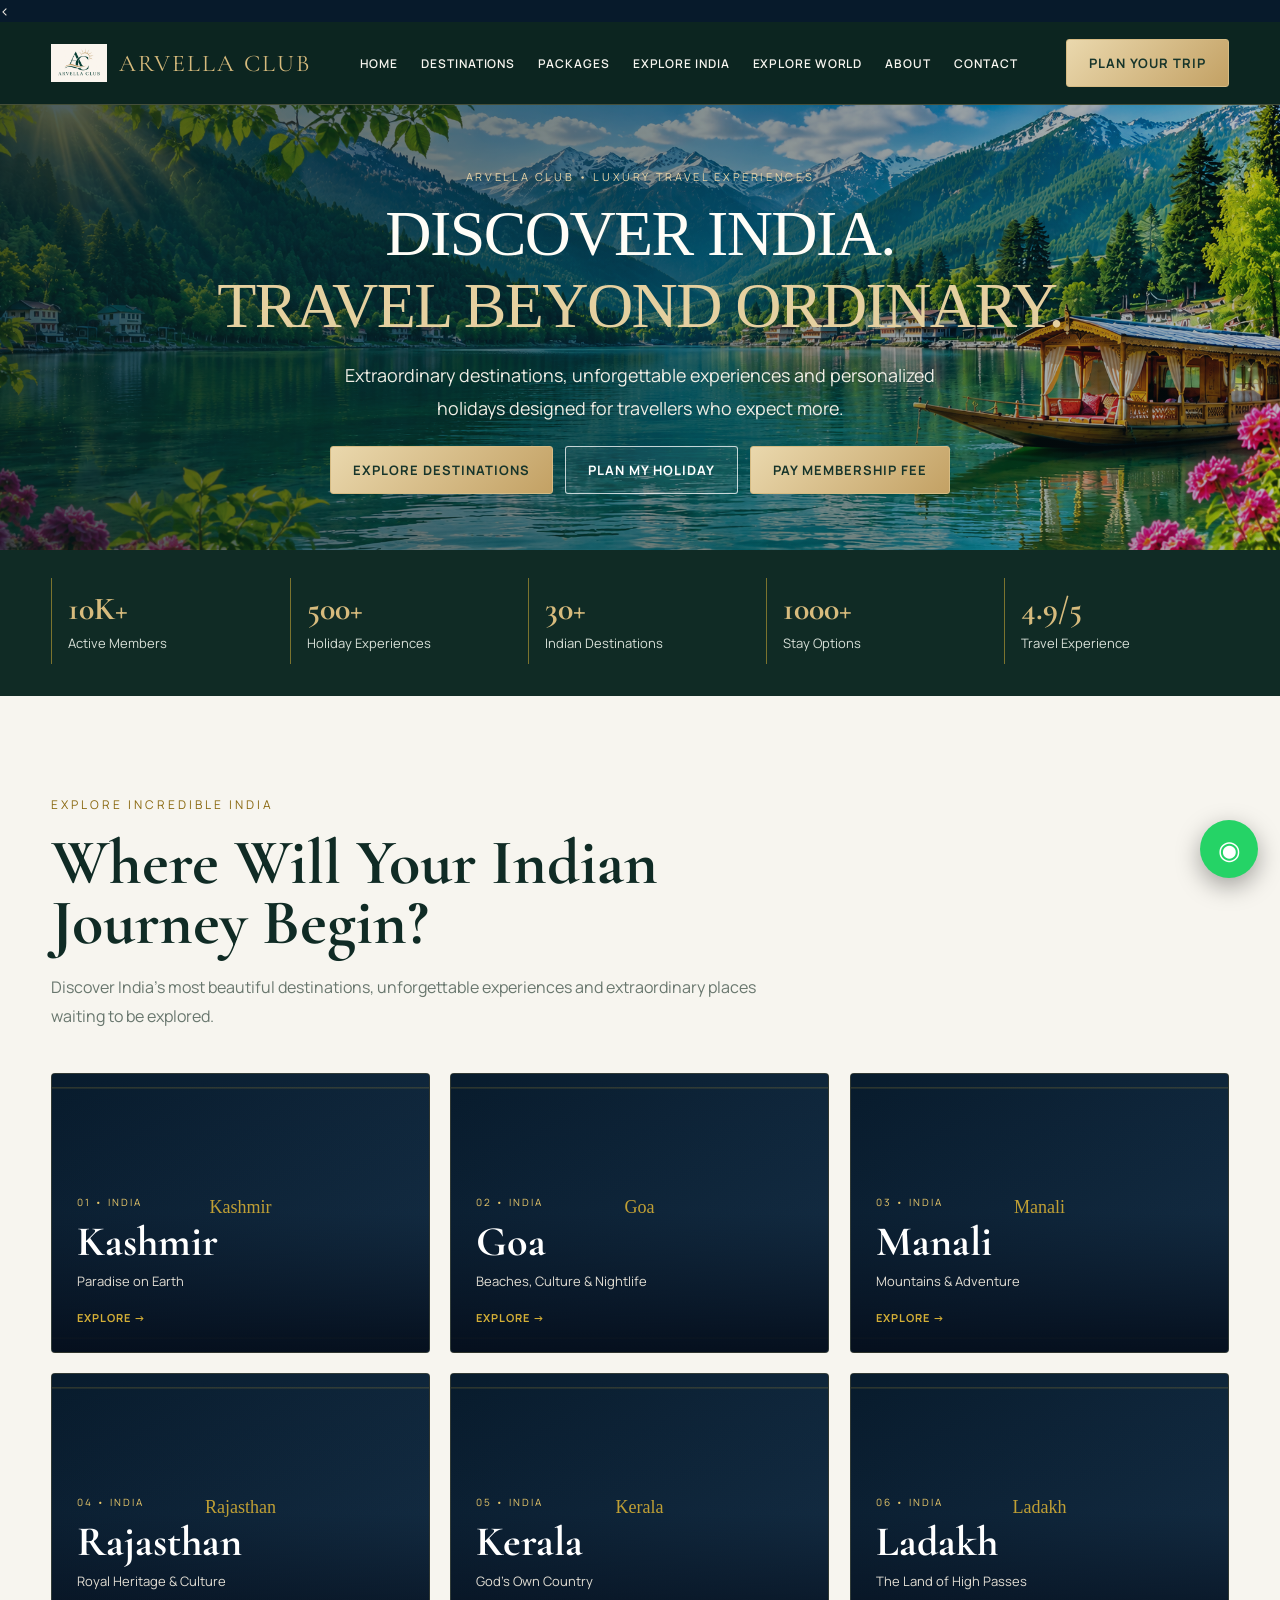
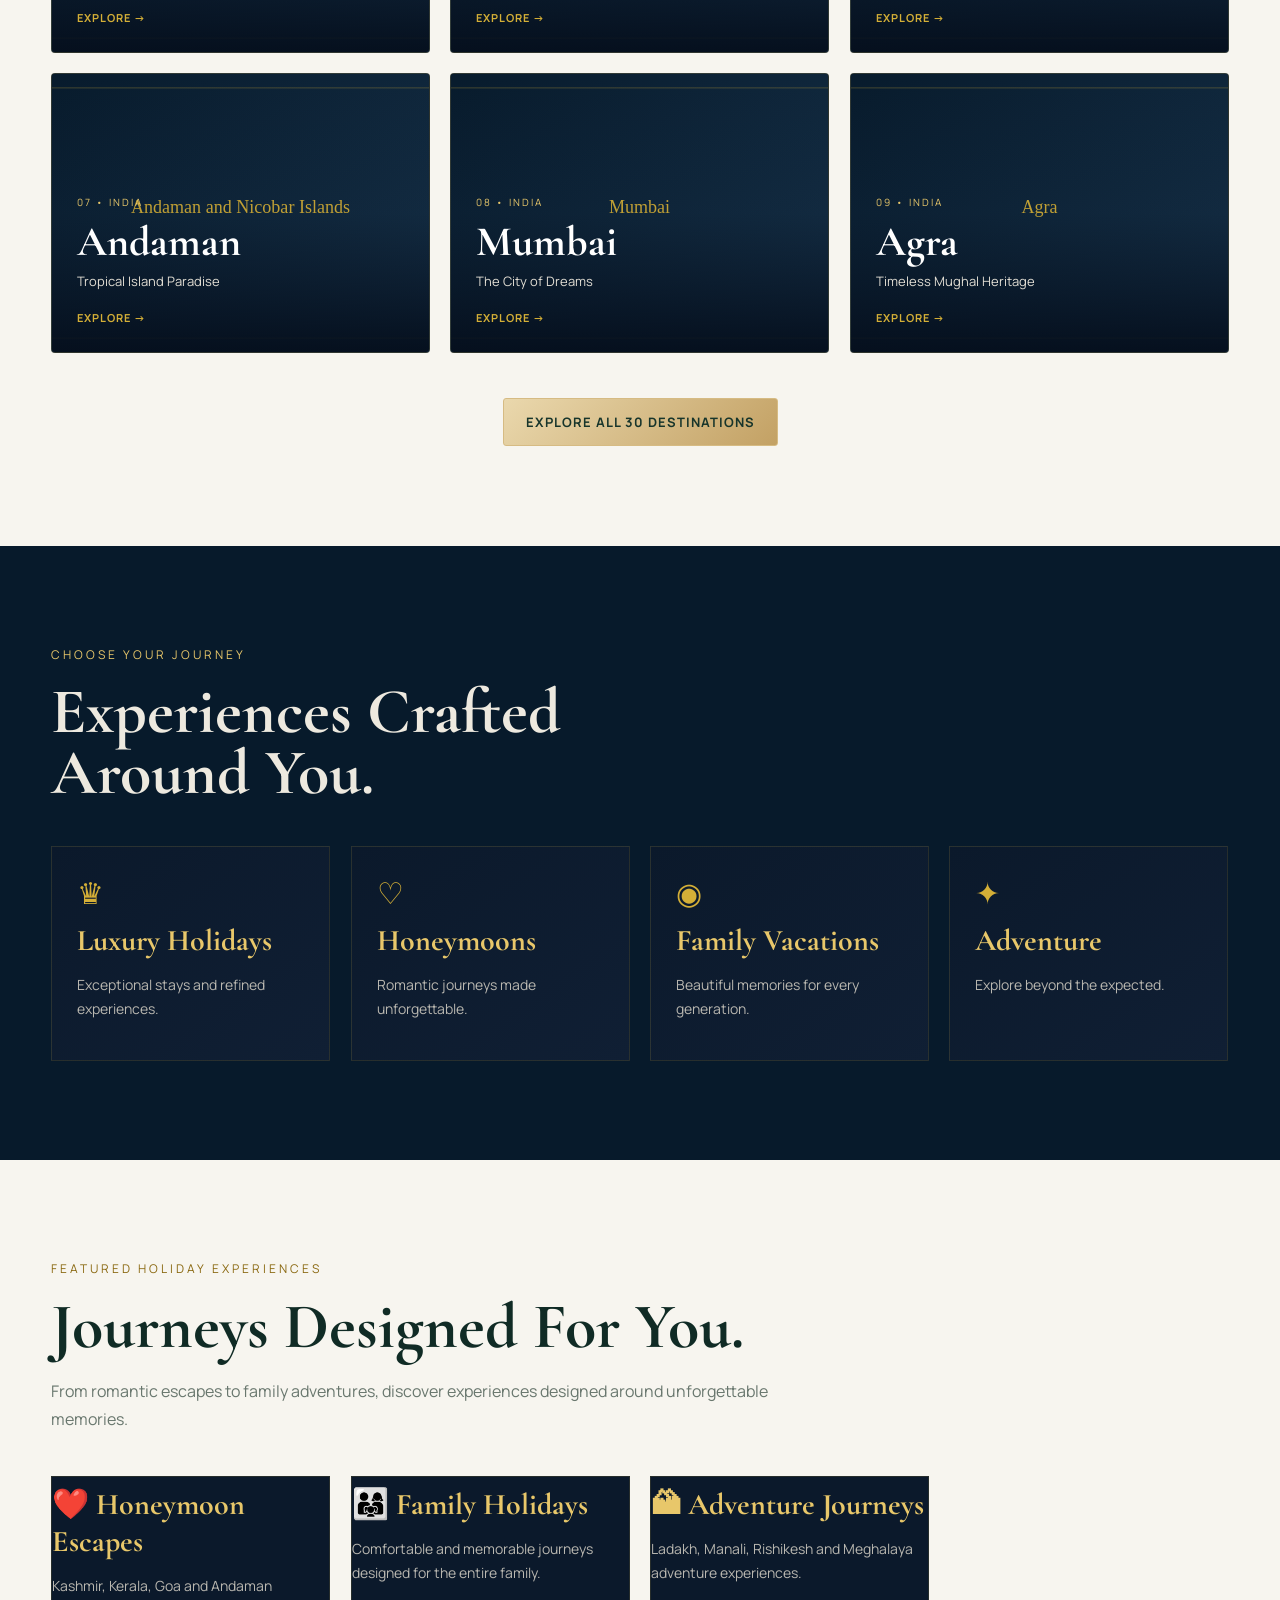
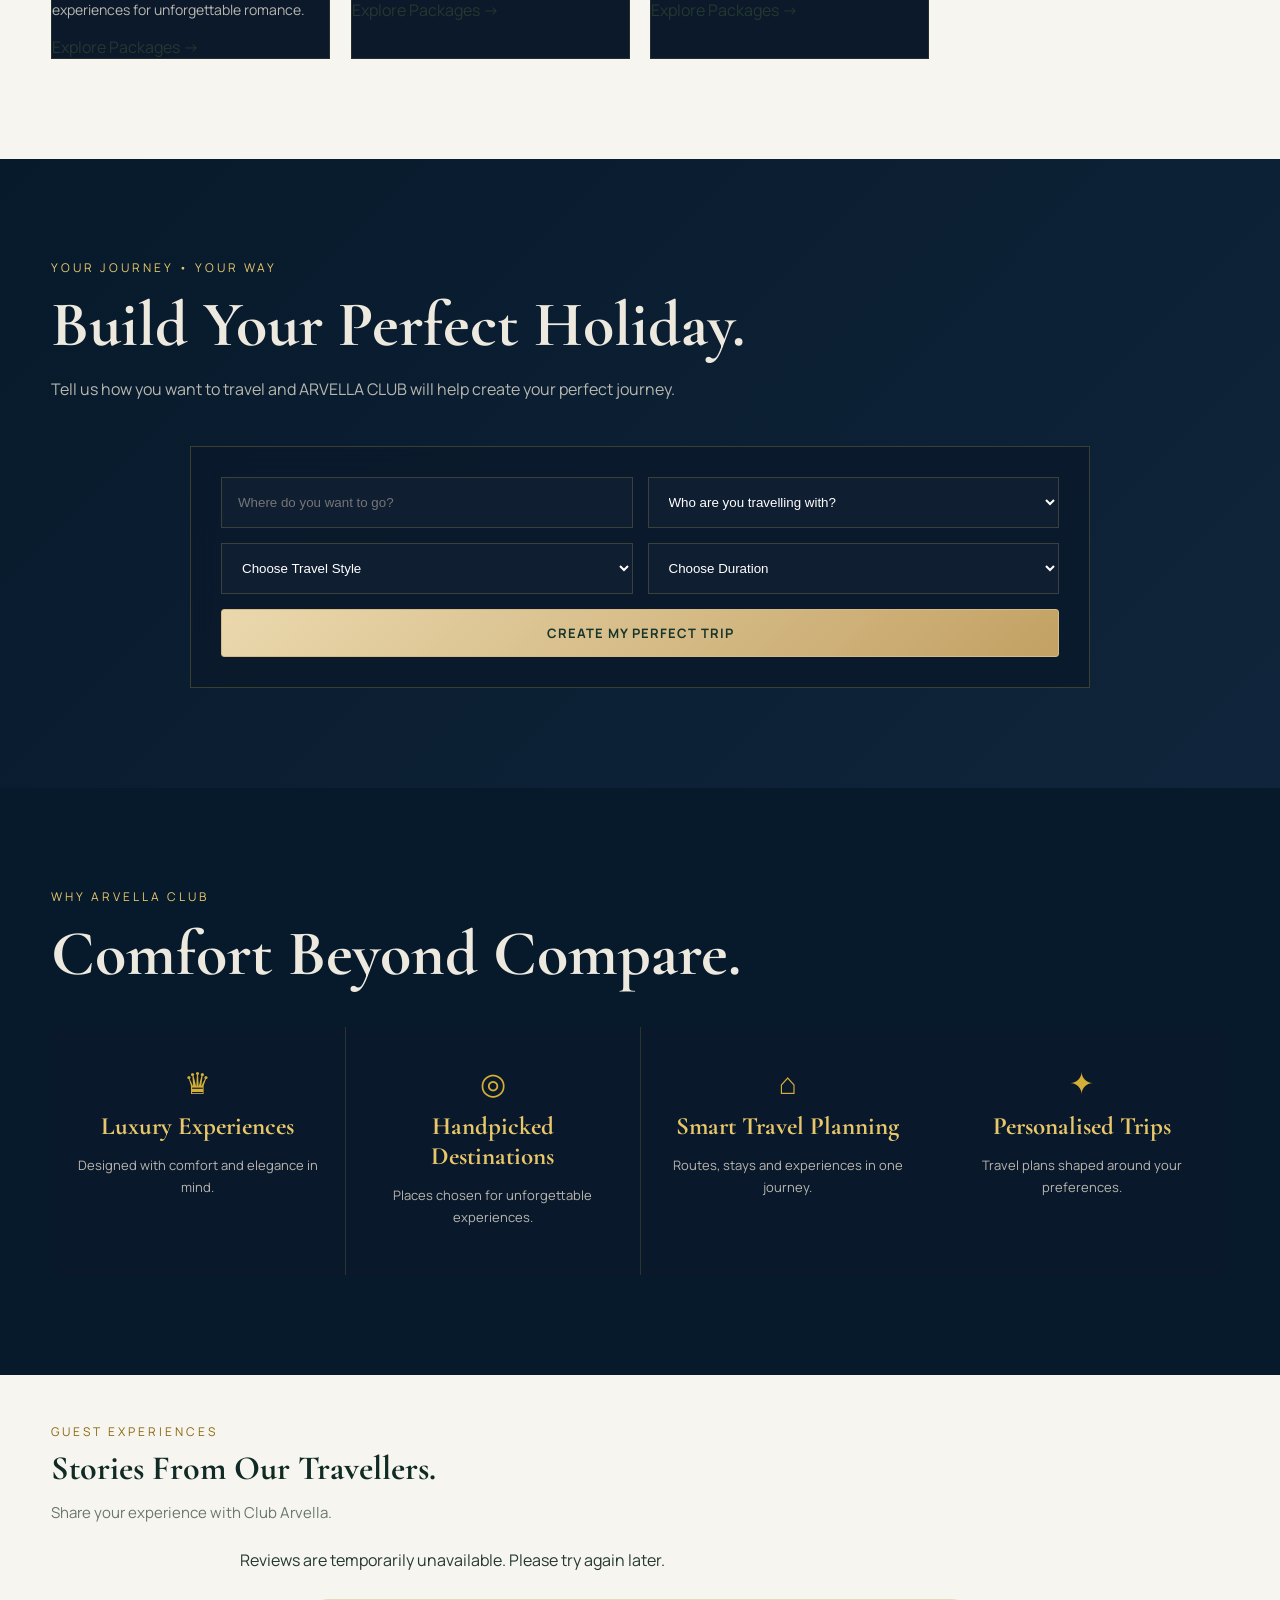
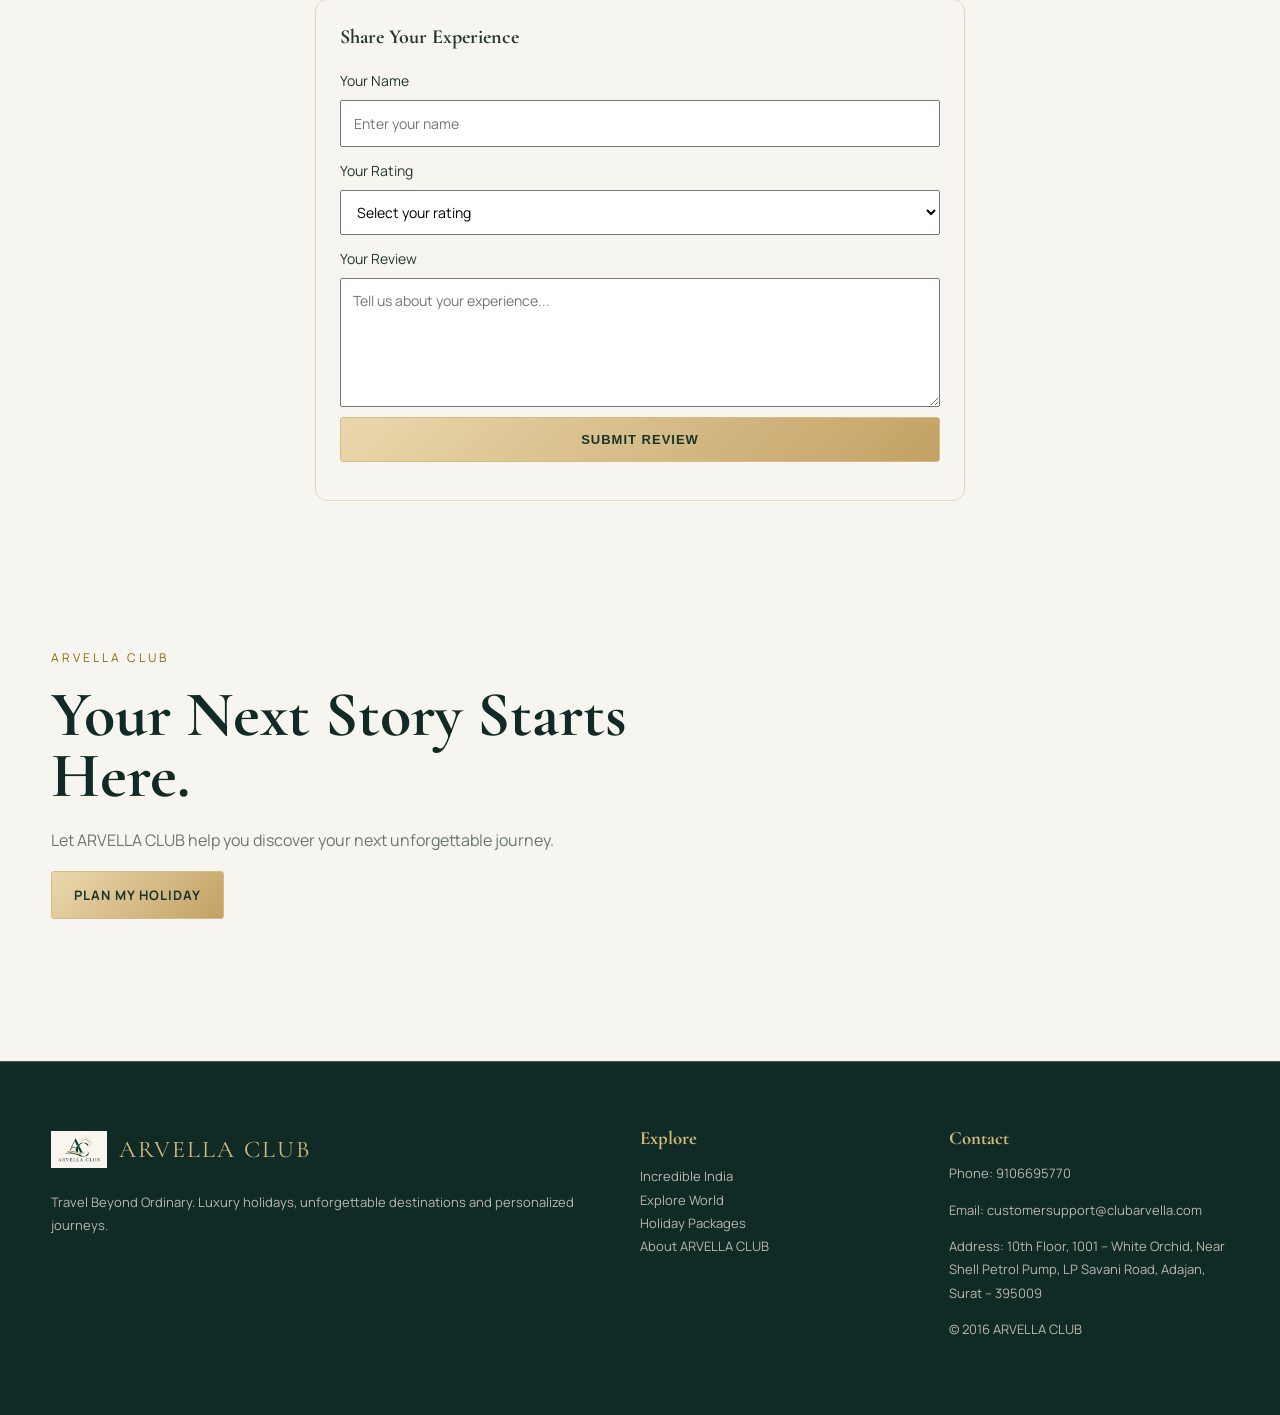
<file: index.html>
<!DOCTYPE html>

<html lang="en">
<head>
<meta charset="utf-8"/>
<meta content="width=device-width, initial-scale=1" name="viewport"/>
<title>ARVELLA CLUB | Luxury Vacations</title>
<meta content="ARVELLA CLUB offers premium holidays, luxury travel experiences, Indian tourist destinations and personalized holiday planning." name="description"/>
<link href="style.css" rel="stylesheet"/>
<link href="destination-image-loader.css" rel="stylesheet"/>‹
<link href="arvella-luxury-upgrade.css" rel="stylesheet"/>
<body>
<!-- ================= NAVBAR ================= -->
<header class="nav">
<div class="container nav-inner">
<a class="brand" href="index.html">
<img alt="ARVELLA CLUB logo" src="assets/club-arvella-logo.png"/>
<span class="brand-name">ARVELLA CLUB</span>
</a>
<button class="menu-btn" type="button">MENU</button>
<nav class="nav-links">
<a href="index.html">HOME</a>
<a href="#destinations">DESTINATIONS</a>
<a href="packages.html">PACKAGES</a>
<!-- <a href="membership.html">MEMBERSHIP</a> -->
<a href="india.html">EXPLORE INDIA</a>
<a href="world.html">EXPLORE WORLD</a>
<a href="about.html">ABOUT</a>
<a href="contact.html">CONTACT</a>
</nav>
<a class="btn btn-gold" href="#plan-trip">PLAN YOUR TRIP</a>
</div>
</header>
<!-- ================= PREMIUM HERO ================= -->
<section class="premium-hero">
<div class="hero-overlay"></div>
<!-- ROW 1 -->
<div class="floating-row floating-row-left">
<div class="floating-track">
<img alt="Travel" data-destination-image="1" data-wiki="Tourism in India" decoding="async" loading="lazy" src="data:image/svg+xml;charset=UTF-8,%3Csvg%20xmlns%3D%27http%3A//www.w3.org/2000/svg%27%20width%3D%271600%27%20height%3D%271000%27%3E%3Crect%20width%3D%27100%25%27%20height%3D%27100%25%27%20fill%3D%27%2523071a2b%27/%3E%3C/svg%3E"/>
<img alt="Kashmir" data-destination-image="1" data-wiki="Kashmir" decoding="async" loading="lazy" src="data:image/svg+xml;charset=UTF-8,%3Csvg%20xmlns%3D%27http%3A//www.w3.org/2000/svg%27%20width%3D%271600%27%20height%3D%271000%27%3E%3Crect%20width%3D%27100%25%27%20height%3D%27100%25%27%20fill%3D%27%2523071a2b%27/%3E%3C/svg%3E"/>
<img alt="Goa" data-destination-image="1" data-wiki="Goa" decoding="async" loading="lazy" src="data:image/svg+xml;charset=UTF-8,%3Csvg%20xmlns%3D%27http%3A//www.w3.org/2000/svg%27%20width%3D%271600%27%20height%3D%271000%27%3E%3Crect%20width%3D%27100%25%27%20height%3D%27100%25%27%20fill%3D%27%2523071a2b%27/%3E%3C/svg%3E"/>
<img alt="Mountains" data-destination-image="1" data-wiki="Himalayas" decoding="async" loading="lazy" src="data:image/svg+xml;charset=UTF-8,%3Csvg%20xmlns%3D%27http%3A//www.w3.org/2000/svg%27%20width%3D%271600%27%20height%3D%271000%27%3E%3Crect%20width%3D%27100%25%27%20height%3D%27100%25%27%20fill%3D%27%2523071a2b%27/%3E%3C/svg%3E"/>
<img alt="Kerala" data-destination-image="1" data-wiki="Kerala" decoding="async" loading="lazy" src="data:image/svg+xml;charset=UTF-8,%3Csvg%20xmlns%3D%27http%3A//www.w3.org/2000/svg%27%20width%3D%271600%27%20height%3D%271000%27%3E%3Crect%20width%3D%27100%25%27%20height%3D%27100%25%27%20fill%3D%27%2523071a2b%27/%3E%3C/svg%3E"/>
<img alt="Rajasthan" data-destination-image="1" data-wiki="Rajasthan" decoding="async" loading="lazy" src="data:image/svg+xml;charset=UTF-8,%3Csvg%20xmlns%3D%27http%3A//www.w3.org/2000/svg%27%20width%3D%271600%27%20height%3D%271000%27%3E%3Crect%20width%3D%27100%25%27%20height%3D%27100%25%27%20fill%3D%27%2523071a2b%27/%3E%3C/svg%3E"/>
<img alt="India" data-destination-image="1" data-wiki="India" decoding="async" loading="lazy" src="data:image/svg+xml;charset=UTF-8,%3Csvg%20xmlns%3D%27http%3A//www.w3.org/2000/svg%27%20width%3D%271600%27%20height%3D%271000%27%3E%3Crect%20width%3D%27100%25%27%20height%3D%27100%25%27%20fill%3D%27%2523071a2b%27/%3E%3C/svg%3E"/>
<!-- Duplicate for smooth animation -->
<img alt="Travel" data-destination-image="1" data-wiki="Tourism in India" decoding="async" loading="lazy" src="data:image/svg+xml;charset=UTF-8,%3Csvg%20xmlns%3D%27http%3A//www.w3.org/2000/svg%27%20width%3D%271600%27%20height%3D%271000%27%3E%3Crect%20width%3D%27100%25%27%20height%3D%27100%25%27%20fill%3D%27%2523071a2b%27/%3E%3C/svg%3E"/>
<img alt="Kashmir" data-destination-image="1" data-wiki="Kashmir" decoding="async" loading="lazy" src="data:image/svg+xml;charset=UTF-8,%3Csvg%20xmlns%3D%27http%3A//www.w3.org/2000/svg%27%20width%3D%271600%27%20height%3D%271000%27%3E%3Crect%20width%3D%27100%25%27%20height%3D%27100%25%27%20fill%3D%27%2523071a2b%27/%3E%3C/svg%3E"/>
<img alt="Goa" data-destination-image="1" data-wiki="Goa" decoding="async" loading="lazy" src="data:image/svg+xml;charset=UTF-8,%3Csvg%20xmlns%3D%27http%3A//www.w3.org/2000/svg%27%20width%3D%271600%27%20height%3D%271000%27%3E%3Crect%20width%3D%27100%25%27%20height%3D%27100%25%27%20fill%3D%27%2523071a2b%27/%3E%3C/svg%3E"/>
<img alt="Mountains" data-destination-image="1" data-wiki="Himalayas" decoding="async" loading="lazy" src="data:image/svg+xml;charset=UTF-8,%3Csvg%20xmlns%3D%27http%3A//www.w3.org/2000/svg%27%20width%3D%271600%27%20height%3D%271000%27%3E%3Crect%20width%3D%27100%25%27%20height%3D%27100%25%27%20fill%3D%27%2523071a2b%27/%3E%3C/svg%3E"/>
<img alt="Kerala" data-destination-image="1" data-wiki="Kerala" decoding="async" loading="lazy" src="data:image/svg+xml;charset=UTF-8,%3Csvg%20xmlns%3D%27http%3A//www.w3.org/2000/svg%27%20width%3D%271600%27%20height%3D%271000%27%3E%3Crect%20width%3D%27100%25%27%20height%3D%27100%25%27%20fill%3D%27%2523071a2b%27/%3E%3C/svg%3E"/>
<img alt="Rajasthan" data-destination-image="1" data-wiki="Rajasthan" decoding="async" loading="lazy" src="data:image/svg+xml;charset=UTF-8,%3Csvg%20xmlns%3D%27http%3A//www.w3.org/2000/svg%27%20width%3D%271600%27%20height%3D%271000%27%3E%3Crect%20width%3D%27100%25%27%20height%3D%27100%25%27%20fill%3D%27%2523071a2b%27/%3E%3C/svg%3E"/>
<img alt="India" data-destination-image="1" data-wiki="India" decoding="async" loading="lazy" src="data:image/svg+xml;charset=UTF-8,%3Csvg%20xmlns%3D%27http%3A//www.w3.org/2000/svg%27%20width%3D%271600%27%20height%3D%271000%27%3E%3Crect%20width%3D%27100%25%27%20height%3D%27100%25%27%20fill%3D%27%2523071a2b%27/%3E%3C/svg%3E"/>
</div>
</div>
<!-- ROW 2 -->
<div class="floating-row floating-row-right">
<div class="floating-track">
<img alt="Bali" data-destination-image="1" data-wiki="Bali" decoding="async" loading="lazy" src="data:image/svg+xml;charset=UTF-8,%3Csvg%20xmlns%3D%27http%3A//www.w3.org/2000/svg%27%20width%3D%271600%27%20height%3D%271000%27%3E%3Crect%20width%3D%27100%25%27%20height%3D%27100%25%27%20fill%3D%27%2523071a2b%27/%3E%3C/svg%3E"/>
<img alt="Beach" data-destination-image="1" data-wiki="Beach" decoding="async" loading="lazy" src="data:image/svg+xml;charset=UTF-8,%3Csvg%20xmlns%3D%27http%3A//www.w3.org/2000/svg%27%20width%3D%271600%27%20height%3D%271000%27%3E%3Crect%20width%3D%27100%25%27%20height%3D%27100%25%27%20fill%3D%27%2523071a2b%27/%3E%3C/svg%3E"/>
<img alt="Dubai" data-destination-image="1" data-wiki="Dubai" decoding="async" loading="lazy" src="data:image/svg+xml;charset=UTF-8,%3Csvg%20xmlns%3D%27http%3A//www.w3.org/2000/svg%27%20width%3D%271600%27%20height%3D%271000%27%3E%3Crect%20width%3D%27100%25%27%20height%3D%27100%25%27%20fill%3D%27%2523071a2b%27/%3E%3C/svg%3E"/>
<img alt="Paris" data-destination-image="1" data-wiki="Paris" decoding="async" loading="lazy" src="data:image/svg+xml;charset=UTF-8,%3Csvg%20xmlns%3D%27http%3A//www.w3.org/2000/svg%27%20width%3D%271600%27%20height%3D%271000%27%3E%3Crect%20width%3D%27100%25%27%20height%3D%27100%25%27%20fill%3D%27%2523071a2b%27/%3E%3C/svg%3E"/>
<img alt="Nature" data-destination-image="1" data-wiki="Nature" decoding="async" loading="lazy" src="data:image/svg+xml;charset=UTF-8,%3Csvg%20xmlns%3D%27http%3A//www.w3.org/2000/svg%27%20width%3D%271600%27%20height%3D%271000%27%3E%3Crect%20width%3D%27100%25%27%20height%3D%27100%25%27%20fill%3D%27%2523071a2b%27/%3E%3C/svg%3E"/>
<img alt="Mountains" data-destination-image="1" data-wiki="Himalayas" decoding="async" loading="lazy" src="data:image/svg+xml;charset=UTF-8,%3Csvg%20xmlns%3D%27http%3A//www.w3.org/2000/svg%27%20width%3D%271600%27%20height%3D%271000%27%3E%3Crect%20width%3D%27100%25%27%20height%3D%27100%25%27%20fill%3D%27%2523071a2b%27/%3E%3C/svg%3E"/>
<img alt="Thailand" data-destination-image="1" data-wiki="Thailand" decoding="async" loading="lazy" src="data:image/svg+xml;charset=UTF-8,%3Csvg%20xmlns%3D%27http%3A//www.w3.org/2000/svg%27%20width%3D%271600%27%20height%3D%271000%27%3E%3Crect%20width%3D%27100%25%27%20height%3D%27100%25%27%20fill%3D%27%2523071a2b%27/%3E%3C/svg%3E"/>
<!-- Duplicate -->
<img alt="Bali" data-destination-image="1" data-wiki="Bali" decoding="async" loading="lazy" src="data:image/svg+xml;charset=UTF-8,%3Csvg%20xmlns%3D%27http%3A//www.w3.org/2000/svg%27%20width%3D%271600%27%20height%3D%271000%27%3E%3Crect%20width%3D%27100%25%27%20height%3D%27100%25%27%20fill%3D%27%2523071a2b%27/%3E%3C/svg%3E"/>
<img alt="Beach" data-destination-image="1" data-wiki="Beach" decoding="async" loading="lazy" src="data:image/svg+xml;charset=UTF-8,%3Csvg%20xmlns%3D%27http%3A//www.w3.org/2000/svg%27%20width%3D%271600%27%20height%3D%271000%27%3E%3Crect%20width%3D%27100%25%27%20height%3D%27100%25%27%20fill%3D%27%2523071a2b%27/%3E%3C/svg%3E"/>
<img alt="Dubai" data-destination-image="1" data-wiki="Dubai" decoding="async" loading="lazy" src="data:image/svg+xml;charset=UTF-8,%3Csvg%20xmlns%3D%27http%3A//www.w3.org/2000/svg%27%20width%3D%271600%27%20height%3D%271000%27%3E%3Crect%20width%3D%27100%25%27%20height%3D%27100%25%27%20fill%3D%27%2523071a2b%27/%3E%3C/svg%3E"/>
<img alt="Paris" data-destination-image="1" data-wiki="Paris" decoding="async" loading="lazy" src="data:image/svg+xml;charset=UTF-8,%3Csvg%20xmlns%3D%27http%3A//www.w3.org/2000/svg%27%20width%3D%271600%27%20height%3D%271000%27%3E%3Crect%20width%3D%27100%25%27%20height%3D%27100%25%27%20fill%3D%27%2523071a2b%27/%3E%3C/svg%3E"/>
<img alt="Nature" data-destination-image="1" data-wiki="Nature" decoding="async" loading="lazy" src="data:image/svg+xml;charset=UTF-8,%3Csvg%20xmlns%3D%27http%3A//www.w3.org/2000/svg%27%20width%3D%271600%27%20height%3D%271000%27%3E%3Crect%20width%3D%27100%25%27%20height%3D%27100%25%27%20fill%3D%27%2523071a2b%27/%3E%3C/svg%3E"/>
<img alt="Mountains" data-destination-image="1" data-wiki="Himalayas" decoding="async" loading="lazy" src="data:image/svg+xml;charset=UTF-8,%3Csvg%20xmlns%3D%27http%3A//www.w3.org/2000/svg%27%20width%3D%271600%27%20height%3D%271000%27%3E%3Crect%20width%3D%27100%25%27%20height%3D%27100%25%27%20fill%3D%27%2523071a2b%27/%3E%3C/svg%3E"/>
<img alt="Thailand" data-destination-image="1" data-wiki="Thailand" decoding="async" loading="lazy" src="data:image/svg+xml;charset=UTF-8,%3Csvg%20xmlns%3D%27http%3A//www.w3.org/2000/svg%27%20width%3D%271600%27%20height%3D%271000%27%3E%3Crect%20width%3D%27100%25%27%20height%3D%27100%25%27%20fill%3D%27%2523071a2b%27/%3E%3C/svg%3E"/>
</div>
</div>
<!-- HERO CONTENT -->
<div class="container premium-hero-content">
<div class="eyebrow">
        ARVELLA CLUB • LUXURY TRAVEL EXPERIENCES
      </div>
<h1>
        DISCOVER INDIA.<br/>
<span>TRAVEL BEYOND ORDINARY.</span>
</h1>
<p>
        Extraordinary destinations, unforgettable experiences and
        personalized holidays designed for travellers who expect more.
      </p>

<div class="hero-buttons">
  <a class="btn btn-gold" href="#destinations">
    EXPLORE DESTINATIONS
  </a>

  <a class="btn btn-outline" href="#plan-trip">
    PLAN MY HOLIDAY
  </a>

  <a class="btn btn-gold"
     href="https://rzp.io/rzp/r5RbGmMQ"
     target="_blank"
     rel="noopener noreferrer">
    PAY MEMBERSHIP FEE
  </a>
</div>

</div>
</section>
<!-- ================= STATS ================= -->
<section class="section stats-section">
<div class="container">
<div class="stats premium-stats">
<div class="stat">
<b class="counter" data-target="10000">10K+</b>
<span>Active Members</span>
</div>
<div class="stat">
<b class="counter" data-target="500">500+</b>
<span>Holiday Experiences</span>
</div>
<div class="stat">
<b>30+</b>
<span>Indian Destinations</span>
</div>
<div class="stat">
<b>1000+</b>
<span>Stay Options</span>
</div>
<div class="stat">
<b>4.9/5</b>
<span>Travel Experience</span>
</div>
</div>
</div>
</section>
<!-- ================= EXPLORE INDIA ================= -->
<section class="section section-light" id="destinations">
<div class="container">
<div class="section-head">
<div class="eyebrow" style="color:#8a6810">
          EXPLORE INCREDIBLE INDIA
        </div>
<h2>Where Will Your Indian Journey Begin?</h2>
<p>
          Discover India's most beautiful destinations, unforgettable experiences
          and extraordinary places waiting to be explored.
        </p>
</div>
<!-- FIRST 9 DESTINATIONS -->
<div class="grid destination-grid">
<a class="destination-card" href="india.html?place=kashmir">
<img alt="Kashmir" data-destination-image="1" data-wiki="Kashmir" decoding="async" loading="lazy" src="data:image/svg+xml;charset=UTF-8,%3Csvg%20xmlns%3D%27http%3A//www.w3.org/2000/svg%27%20width%3D%271600%27%20height%3D%271000%27%3E%3Crect%20width%3D%27100%25%27%20height%3D%27100%25%27%20fill%3D%27%2523071a2b%27/%3E%3C/svg%3E"/>
<div class="destination-overlay">
<span>01 • INDIA</span>
<h3>Kashmir</h3>
<p>Paradise on Earth</p>
<b>EXPLORE →</b>
</div>
</a>
<a class="destination-card" href="india.html?place=goa">
<img alt="Goa" data-destination-image="1" data-wiki="Goa" decoding="async" loading="lazy" src="data:image/svg+xml;charset=UTF-8,%3Csvg%20xmlns%3D%27http%3A//www.w3.org/2000/svg%27%20width%3D%271600%27%20height%3D%271000%27%3E%3Crect%20width%3D%27100%25%27%20height%3D%27100%25%27%20fill%3D%27%2523071a2b%27/%3E%3C/svg%3E"/>
<div class="destination-overlay">
<span>02 • INDIA</span>
<h3>Goa</h3>
<p>Beaches, Culture &amp; Nightlife</p>
<b>EXPLORE →</b>
</div>
</a>
<a class="destination-card" href="india.html?place=manali">
<img alt="Manali" data-destination-image="1" data-wiki="Manali" decoding="async" loading="lazy" src="data:image/svg+xml;charset=UTF-8,%3Csvg%20xmlns%3D%27http%3A//www.w3.org/2000/svg%27%20width%3D%271600%27%20height%3D%271000%27%3E%3Crect%20width%3D%27100%25%27%20height%3D%27100%25%27%20fill%3D%27%2523071a2b%27/%3E%3C/svg%3E"/>
<div class="destination-overlay">
<span>03 • INDIA</span>
<h3>Manali</h3>
<p>Mountains &amp; Adventure</p>
<b>EXPLORE →</b>
</div>
</a>
<a class="destination-card" href="india.html?place=rajasthan">
<img alt="Rajasthan" data-destination-image="1" data-wiki="Rajasthan" decoding="async" loading="lazy" src="data:image/svg+xml;charset=UTF-8,%3Csvg%20xmlns%3D%27http%3A//www.w3.org/2000/svg%27%20width%3D%271600%27%20height%3D%271000%27%3E%3Crect%20width%3D%27100%25%27%20height%3D%27100%25%27%20fill%3D%27%2523071a2b%27/%3E%3C/svg%3E"/>
<div class="destination-overlay">
<span>04 • INDIA</span>
<h3>Rajasthan</h3>
<p>Royal Heritage &amp; Culture</p>
<b>EXPLORE →</b>
</div>
</a>
<a class="destination-card" href="india.html?place=kerala">
<img alt="Kerala" data-destination-image="1" data-wiki="Kerala" decoding="async" loading="lazy" src="data:image/svg+xml;charset=UTF-8,%3Csvg%20xmlns%3D%27http%3A//www.w3.org/2000/svg%27%20width%3D%271600%27%20height%3D%271000%27%3E%3Crect%20width%3D%27100%25%27%20height%3D%27100%25%27%20fill%3D%27%2523071a2b%27/%3E%3C/svg%3E"/>
<div class="destination-overlay">
<span>05 • INDIA</span>
<h3>Kerala</h3>
<p>God's Own Country</p>
<b>EXPLORE →</b>
</div>
</a>
<a class="destination-card" href="india.html?place=ladakh">
<img alt="Ladakh" data-destination-image="1" data-wiki="Ladakh" decoding="async" loading="lazy" src="data:image/svg+xml;charset=UTF-8,%3Csvg%20xmlns%3D%27http%3A//www.w3.org/2000/svg%27%20width%3D%271600%27%20height%3D%271000%27%3E%3Crect%20width%3D%27100%25%27%20height%3D%27100%25%27%20fill%3D%27%2523071a2b%27/%3E%3C/svg%3E"/>
<div class="destination-overlay">
<span>06 • INDIA</span>
<h3>Ladakh</h3>
<p>The Land of High Passes</p>
<b>EXPLORE →</b>
</div>
</a>
<a class="destination-card" href="india.html?place=andaman">
<img alt="Andaman" data-destination-image="1" data-wiki="Andaman and Nicobar Islands" decoding="async" loading="lazy" src="data:image/svg+xml;charset=UTF-8,%3Csvg%20xmlns%3D%27http%3A//www.w3.org/2000/svg%27%20width%3D%271600%27%20height%3D%271000%27%3E%3Crect%20width%3D%27100%25%27%20height%3D%27100%25%27%20fill%3D%27%2523071a2b%27/%3E%3C/svg%3E"/>
<div class="destination-overlay">
<span>07 • INDIA</span>
<h3>Andaman</h3>
<p>Tropical Island Paradise</p>
<b>EXPLORE →</b>
</div>
</a>
<a class="destination-card" href="india.html?place=mumbai">
<img alt="Mumbai" data-destination-image="1" data-wiki="Mumbai" decoding="async" loading="lazy" src="data:image/svg+xml;charset=UTF-8,%3Csvg%20xmlns%3D%27http%3A//www.w3.org/2000/svg%27%20width%3D%271600%27%20height%3D%271000%27%3E%3Crect%20width%3D%27100%25%27%20height%3D%27100%25%27%20fill%3D%27%2523071a2b%27/%3E%3C/svg%3E"/>
<div class="destination-overlay">
<span>08 • INDIA</span>
<h3>Mumbai</h3>
<p>The City of Dreams</p>
<b>EXPLORE →</b>
</div>
</a>
<a class="destination-card" href="india.html?place=agra">
<img alt="Agra" data-destination-image="1" data-wiki="Agra" decoding="async" loading="lazy" src="data:image/svg+xml;charset=UTF-8,%3Csvg%20xmlns%3D%27http%3A//www.w3.org/2000/svg%27%20width%3D%271600%27%20height%3D%271000%27%3E%3Crect%20width%3D%27100%25%27%20height%3D%27100%25%27%20fill%3D%27%2523071a2b%27/%3E%3C/svg%3E"/>
<div class="destination-overlay">
<span>09 • INDIA</span>
<h3>Agra</h3>
<p>Timeless Mughal Heritage</p>
<b>EXPLORE →</b>
</div>
</a>
</div>
<!-- MORE DESTINATIONS -->
<div class="grid destination-grid more-destinations" id="moreDestinations">
<a class="destination-card" href="india.html?place=jaipur">
<img alt="Jaipur" data-destination-image="1" data-wiki="Jaipur" decoding="async" loading="lazy" src="data:image/svg+xml;charset=UTF-8,%3Csvg%20xmlns%3D%27http%3A//www.w3.org/2000/svg%27%20width%3D%271600%27%20height%3D%271000%27%3E%3Crect%20width%3D%27100%25%27%20height%3D%27100%25%27%20fill%3D%27%2523071a2b%27/%3E%3C/svg%3E"/>
<div class="destination-overlay">
<span>10 • INDIA</span>
<h3>Jaipur</h3>
<p>The Pink City</p>
<b>EXPLORE →</b>
</div>
</a>
<a class="destination-card" href="india.html?place=udaipur">
<img alt="Udaipur" data-destination-image="1" data-wiki="Udaipur" decoding="async" loading="lazy" src="data:image/svg+xml;charset=UTF-8,%3Csvg%20xmlns%3D%27http%3A//www.w3.org/2000/svg%27%20width%3D%271600%27%20height%3D%271000%27%3E%3Crect%20width%3D%27100%25%27%20height%3D%27100%25%27%20fill%3D%27%2523071a2b%27/%3E%3C/svg%3E"/>
<div class="destination-overlay">
<span>11 • INDIA</span>
<h3>Udaipur</h3>
<p>City of Lakes</p>
<b>EXPLORE →</b>
</div>
</a>
<a class="destination-card" href="india.html?place=delhi">
<img alt="Delhi" data-destination-image="1" data-wiki="Delhi" decoding="async" loading="lazy" src="data:image/svg+xml;charset=UTF-8,%3Csvg%20xmlns%3D%27http%3A//www.w3.org/2000/svg%27%20width%3D%271600%27%20height%3D%271000%27%3E%3Crect%20width%3D%27100%25%27%20height%3D%27100%25%27%20fill%3D%27%2523071a2b%27/%3E%3C/svg%3E"/>
<div class="destination-overlay">
<span>12 • INDIA</span>
<h3>Delhi</h3>
<p>India's Historic Capital</p>
<b>EXPLORE →</b>
</div>
</a>
<a class="destination-card" href="india.html?place=varanasi">
<img alt="Varanasi" data-destination-image="1" data-wiki="Varanasi" decoding="async" loading="lazy" src="data:image/svg+xml;charset=UTF-8,%3Csvg%20xmlns%3D%27http%3A//www.w3.org/2000/svg%27%20width%3D%271600%27%20height%3D%271000%27%3E%3Crect%20width%3D%27100%25%27%20height%3D%27100%25%27%20fill%3D%27%2523071a2b%27/%3E%3C/svg%3E"/>
<div class="destination-overlay">
<span>13 • INDIA</span>
<h3>Varanasi</h3>
<p>Spiritual Heart of India</p>
<b>EXPLORE →</b>
</div>
</a>
<a class="destination-card" href="india.html?place=rishikesh">
<img alt="Rishikesh" data-destination-image="1" data-wiki="Rishikesh" decoding="async" loading="lazy" src="data:image/svg+xml;charset=UTF-8,%3Csvg%20xmlns%3D%27http%3A//www.w3.org/2000/svg%27%20width%3D%271600%27%20height%3D%271000%27%3E%3Crect%20width%3D%27100%25%27%20height%3D%27100%25%27%20fill%3D%27%2523071a2b%27/%3E%3C/svg%3E"/>
<div class="destination-overlay">
<span>14 • INDIA</span>
<h3>Rishikesh</h3>
<p>Yoga &amp; Adventure</p>
<b>EXPLORE →</b>
</div>
</a>
<a class="destination-card" href="india.html?place=shimla">
<img alt="Shimla" data-destination-image="1" data-wiki="Shimla" decoding="async" loading="lazy" src="data:image/svg+xml;charset=UTF-8,%3Csvg%20xmlns%3D%27http%3A//www.w3.org/2000/svg%27%20width%3D%271600%27%20height%3D%271000%27%3E%3Crect%20width%3D%27100%25%27%20height%3D%27100%25%27%20fill%3D%27%2523071a2b%27/%3E%3C/svg%3E"/>
<div class="destination-overlay">
<span>15 • INDIA</span>
<h3>Shimla</h3>
<p>Queen of Hills</p>
<b>EXPLORE →</b>
</div>
</a>
<a class="destination-card" href="india.html?place=darjeeling">
<img alt="Darjeeling" data-destination-image="1" data-wiki="Darjeeling" decoding="async" loading="lazy" src="data:image/svg+xml;charset=UTF-8,%3Csvg%20xmlns%3D%27http%3A//www.w3.org/2000/svg%27%20width%3D%271600%27%20height%3D%271000%27%3E%3Crect%20width%3D%27100%25%27%20height%3D%27100%25%27%20fill%3D%27%2523071a2b%27/%3E%3C/svg%3E"/>
<div class="destination-overlay">
<span>16 • INDIA</span>
<h3>Darjeeling</h3>
<p>Himalayan Beauty</p>
<b>EXPLORE →</b>
</div>
</a>
<a class="destination-card" href="india.html?place=ooty">
<img alt="Ooty" data-destination-image="1" data-wiki="Ooty, India" decoding="async" loading="lazy" src="data:image/svg+xml;charset=UTF-8,%3Csvg%20xmlns%3D%27http%3A//www.w3.org/2000/svg%27%20width%3D%271600%27%20height%3D%271000%27%3E%3Crect%20width%3D%27100%25%27%20height%3D%27100%25%27%20fill%3D%27%2523071a2b%27/%3E%3C/svg%3E"/>
<div class="destination-overlay">
<span>17 • INDIA</span>
<h3>Ooty</h3>
<p>Beautiful Hill Escape</p>
<b>EXPLORE →</b>
</div>
</a>
<a class="destination-card" href="india.html?place=coorg">
<img alt="Coorg" data-destination-image="1" data-wiki="Kodagu" decoding="async" loading="lazy" src="data:image/svg+xml;charset=UTF-8,%3Csvg%20xmlns%3D%27http%3A//www.w3.org/2000/svg%27%20width%3D%271600%27%20height%3D%271000%27%3E%3Crect%20width%3D%27100%25%27%20height%3D%27100%25%27%20fill%3D%27%2523071a2b%27/%3E%3C/svg%3E"/>
<div class="destination-overlay">
<span>18 • INDIA</span>
<h3>Coorg</h3>
<p>Scotland of India</p>
<b>EXPLORE →</b>
</div>
</a>
<a class="destination-card" href="india.html?place=mysore">
<img alt="Mysore" data-destination-image="1" data-wiki="Mysore" decoding="async" loading="lazy" src="data:image/svg+xml;charset=UTF-8,%3Csvg%20xmlns%3D%27http%3A//www.w3.org/2000/svg%27%20width%3D%271600%27%20height%3D%271000%27%3E%3Crect%20width%3D%27100%25%27%20height%3D%27100%25%27%20fill%3D%27%2523071a2b%27/%3E%3C/svg%3E"/>
<div class="destination-overlay">
<span>19 • INDIA</span>
<h3>Mysore</h3>
<p>Royal Heritage</p>
<b>EXPLORE →</b>
</div>
</a>
<a class="destination-card" href="india.html?place=amritsar">
<img alt="Amritsar" data-destination-image="1" data-wiki="Amritsar" decoding="async" loading="lazy" src="data:image/svg+xml;charset=UTF-8,%3Csvg%20xmlns%3D%27http%3A//www.w3.org/2000/svg%27%20width%3D%271600%27%20height%3D%271000%27%3E%3Crect%20width%3D%27100%25%27%20height%3D%27100%25%27%20fill%3D%27%2523071a2b%27/%3E%3C/svg%3E"/>
<div class="destination-overlay">
<span>20 • INDIA</span>
<h3>Amritsar</h3>
<p>Golden Temple City</p>
<b>EXPLORE →</b>
</div>
</a>
<a class="destination-card" href="india.html?place=nainital">
<img alt="Nainital" data-destination-image="1" data-wiki="Nainital" decoding="async" loading="lazy" src="data:image/svg+xml;charset=UTF-8,%3Csvg%20xmlns%3D%27http%3A//www.w3.org/2000/svg%27%20width%3D%271600%27%20height%3D%271000%27%3E%3Crect%20width%3D%27100%25%27%20height%3D%27100%25%27%20fill%3D%27%2523071a2b%27/%3E%3C/svg%3E"/>
<div class="destination-overlay">
<span>21 • INDIA</span>
<h3>Nainital</h3>
<p>Beautiful Lake Town</p>
<b>EXPLORE →</b>
</div>
</a>
<a class="destination-card" href="india.html?place=mussoorie">
<img alt="Mussoorie" data-destination-image="1" data-wiki="Mussoorie" decoding="async" loading="lazy" src="data:image/svg+xml;charset=UTF-8,%3Csvg%20xmlns%3D%27http%3A//www.w3.org/2000/svg%27%20width%3D%271600%27%20height%3D%271000%27%3E%3Crect%20width%3D%27100%25%27%20height%3D%27100%25%27%20fill%3D%27%2523071a2b%27/%3E%3C/svg%3E"/>
<div class="destination-overlay">
<span>22 • INDIA</span>
<h3>Mussoorie</h3>
<p>Mountain Escape</p>
<b>EXPLORE →</b>
</div>
</a>
<a class="destination-card" href="india.html?place=meghalaya">
<img alt="Meghalaya" data-destination-image="1" data-wiki="Meghalaya" decoding="async" loading="lazy" src="data:image/svg+xml;charset=UTF-8,%3Csvg%20xmlns%3D%27http%3A//www.w3.org/2000/svg%27%20width%3D%271600%27%20height%3D%271000%27%3E%3Crect%20width%3D%27100%25%27%20height%3D%27100%25%27%20fill%3D%27%2523071a2b%27/%3E%3C/svg%3E"/>
<div class="destination-overlay">
<span>23 • INDIA</span>
<h3>Meghalaya</h3>
<p>Abode of Clouds</p>
<b>EXPLORE →</b>
</div>
</a>
<a class="destination-card" href="india.html?place=sikkim">
<img alt="Sikkim" data-destination-image="1" data-wiki="Sikkim" decoding="async" loading="lazy" src="data:image/svg+xml;charset=UTF-8,%3Csvg%20xmlns%3D%27http%3A//www.w3.org/2000/svg%27%20width%3D%271600%27%20height%3D%271000%27%3E%3Crect%20width%3D%27100%25%27%20height%3D%27100%25%27%20fill%3D%27%2523071a2b%27/%3E%3C/svg%3E"/>
<div class="destination-overlay">
<span>24 • INDIA</span>
<h3>Sikkim</h3>
<p>Himalayan Paradise</p>
<b>EXPLORE →</b>
</div>
</a>
<a class="destination-card" href="india.html?place=pondicherry">
<img alt="Pondicherry" data-destination-image="1" data-wiki="Puducherry" decoding="async" loading="lazy" src="data:image/svg+xml;charset=UTF-8,%3Csvg%20xmlns%3D%27http%3A//www.w3.org/2000/svg%27%20width%3D%271600%27%20height%3D%271000%27%3E%3Crect%20width%3D%27100%25%27%20height%3D%27100%25%27%20fill%3D%27%2523071a2b%27/%3E%3C/svg%3E"/>
<div class="destination-overlay">
<span>25 • INDIA</span>
<h3>Pondicherry</h3>
<p>French Coastal Charm</p>
<b>EXPLORE →</b>
</div>
</a>
<a class="destination-card" href="india.html?place=mahabaleshwar">
<img alt="Mahabaleshwar" data-destination-image="1" data-wiki="Mahabaleshwar" decoding="async" loading="lazy" src="data:image/svg+xml;charset=UTF-8,%3Csvg%20xmlns%3D%27http%3A//www.w3.org/2000/svg%27%20width%3D%271600%27%20height%3D%271000%27%3E%3Crect%20width%3D%27100%25%27%20height%3D%27100%25%27%20fill%3D%27%2523071a2b%27/%3E%3C/svg%3E"/>
<div class="destination-overlay">
<span>26 • INDIA</span>
<h3>Mahabaleshwar</h3>
<p>Western Ghats Escape</p>
<b>EXPLORE →</b>
</div>
</a>
<a class="destination-card" href="india.html?place=kodaikanal">
<img alt="Kodaikanal" data-destination-image="1" data-wiki="Kodaikanal" decoding="async" loading="lazy" src="data:image/svg+xml;charset=UTF-8,%3Csvg%20xmlns%3D%27http%3A//www.w3.org/2000/svg%27%20width%3D%271600%27%20height%3D%271000%27%3E%3Crect%20width%3D%27100%25%27%20height%3D%27100%25%27%20fill%3D%27%2523071a2b%27/%3E%3C/svg%3E"/>
<div class="destination-overlay">
<span>27 • INDIA</span>
<h3>Kodaikanal</h3>
<p>Princess of Hill Stations</p>
<b>EXPLORE →</b>
</div>
</a>
<a class="destination-card" href="india.html?place=hampi">
<img alt="Hampi" data-destination-image="1" data-wiki="Hampi" decoding="async" loading="lazy" src="data:image/svg+xml;charset=UTF-8,%3Csvg%20xmlns%3D%27http%3A//www.w3.org/2000/svg%27%20width%3D%271600%27%20height%3D%271000%27%3E%3Crect%20width%3D%27100%25%27%20height%3D%27100%25%27%20fill%3D%27%2523071a2b%27/%3E%3C/svg%3E"/>
<div class="destination-overlay">
<span>28 • INDIA</span>
<h3>Hampi</h3>
<p>Ancient Indian Heritage</p>
<b>EXPLORE →</b>
</div>
</a>
<a class="destination-card" href="india.html?place=hyderabad">
<img alt="Hyderabad" data-destination-image="1" data-wiki="Hyderabad" decoding="async" loading="lazy" src="data:image/svg+xml;charset=UTF-8,%3Csvg%20xmlns%3D%27http%3A//www.w3.org/2000/svg%27%20width%3D%271600%27%20height%3D%271000%27%3E%3Crect%20width%3D%27100%25%27%20height%3D%27100%25%27%20fill%3D%27%2523071a2b%27/%3E%3C/svg%3E"/>
<div class="destination-overlay">
<span>29 • INDIA</span>
<h3>Hyderabad</h3>
<p>Heritage &amp; Modern India</p>
<b>EXPLORE →</b>
</div>
</a>
<a class="destination-card" href="india.html?place=bengaluru">
<img alt="Bengaluru" data-destination-image="1" data-wiki="Bangalore" decoding="async" loading="lazy" src="data:image/svg+xml;charset=UTF-8,%3Csvg%20xmlns%3D%27http%3A//www.w3.org/2000/svg%27%20width%3D%271600%27%20height%3D%271000%27%3E%3Crect%20width%3D%27100%25%27%20height%3D%27100%25%27%20fill%3D%27%2523071a2b%27/%3E%3C/svg%3E"/>
<div class="destination-overlay">
<span>30 • INDIA</span>
<h3>Bengaluru</h3>
<p>The Garden City</p>
<b>EXPLORE →</b>
</div>
</a>
</div>
<div class="center-btn">
  <a class="btn btn-gold" href="india.html">
    EXPLORE ALL 30 DESTINATIONS
  </a>
</div>
</div>
</section>
<!-- ================= JOURNEY TYPES ================= -->
<section class="section">
<div class="container">
<div class="section-head">
<div class="eyebrow">CHOOSE YOUR JOURNEY</div>
<h2>Experiences Crafted Around You.</h2>
</div>
<div class="grid categories">
<div class="card">
<div class="icon">♛</div>
<h3>Luxury Holidays</h3>
<p>Exceptional stays and refined experiences.</p>
</div>
<div class="card">
<div class="icon">♡</div>
<h3>Honeymoons</h3>
<p>Romantic journeys made unforgettable.</p>
</div>
<div class="card">
<div class="icon">◉</div>
<h3>Family Vacations</h3>
<p>Beautiful memories for every generation.</p>
</div>
<div class="card">
<div class="icon">✦</div>
<h3>Adventure</h3>
<p>Explore beyond the expected.</p>
</div>
</div>
</div>
</section>
<!-- ================= PACKAGES ================= -->
<section class="section section-light">
<div class="container">
<div class="section-head">
<div class="eyebrow" style="color:#8a6810">
          FEATURED HOLIDAY EXPERIENCES
        </div>
<h2>Journeys Designed For You.</h2>
<p>
          From romantic escapes to family adventures, discover experiences
          designed around unforgettable memories.
        </p>
</div>
<div class="grid">
<div class="card">
<h3>❤️ Honeymoon Escapes</h3>
<p>Kashmir, Kerala, Goa and Andaman experiences for unforgettable romance.</p>
<a href="packages.html">Explore Packages →</a>
</div>
<div class="card">
<h3>👨‍👩‍👧 Family Holidays</h3>
<p>Comfortable and memorable journeys designed for the entire family.</p>
<a href="packages.html">Explore Packages →</a>
</div>
<div class="card">
<h3>🏔 Adventure Journeys</h3>
<p>Ladakh, Manali, Rishikesh and Meghalaya adventure experiences.</p>
<a href="packages.html">Explore Packages →</a>
</div>
</div>
</div>
</section>
<!-- ================= PLAN TRIP ================= -->
<section class="section custom-trip" id="plan-trip">
<div class="container">
<div class="section-head">
<div class="eyebrow">YOUR JOURNEY • YOUR WAY</div>
<h2>Build Your Perfect Holiday.</h2>
<p>
          Tell us how you want to travel and ARVELLA CLUB will help
          create your perfect journey.
        </p>
</div>
<form class="custom-trip-form">
<input placeholder="Where do you want to go?" type="text"/>
<select>
<option>Who are you travelling with?</option>
<option>Solo</option>
<option>Couple</option>
<option>Family</option>
<option>Friends</option>
</select>
<select>
<option>Choose Travel Style</option>
<option>Budget</option>
<option>Comfort</option>
<option>Premium</option>
<option>Luxury</option>
</select>
<select>
<option>Choose Duration</option>
<option>3 Days</option>
<option>5 Days</option>
<option>7 Days</option>
<option>10 Days</option>
<option>Custom</option>
</select>
<a class="btn btn-gold" href="contact.html">
          CREATE MY PERFECT TRIP
        </a>
</form>
</div>
</section>
<!-- ================= WHY ARVELLA CLUB ================= -->
<section class="section">
<div class="container">
<div class="section-head">
<div class="eyebrow">WHY ARVELLA CLUB</div>
<h2>Comfort Beyond Compare.</h2>
</div>
<div class="features">
<div class="feature">
<div class="icon">♛</div>
<h3>Luxury Experiences</h3>
<p>Designed with comfort and elegance in mind.</p>
</div>
<div class="feature">
<div class="icon">◎</div>
<h3>Handpicked Destinations</h3>
<p>Places chosen for unforgettable experiences.</p>
</div>
<div class="feature">
<div class="icon">⌂</div>
<h3>Smart Travel Planning</h3>
<p>Routes, stays and experiences in one journey.</p>
</div>
<div class="feature">
<div class="icon">✦</div>
<h3>Personalised Trips</h3>
<p>Travel plans shaped around your preferences.</p>
</div>
</div>
</div>
</section>
<!-- ================= CUSTOMER REVIEWS ================= -->
<section class="section section-light" id="customer-reviews">
  <div class="container">
    <div class="section-head">
      <div class="eyebrow" style="color:#8a6810">GUEST EXPERIENCES</div>
      <h2>Stories From Our Travellers.</h2>
      <p>Share your experience with Club Arvella.</p>
    </div>

    <div id="reviews-list" class="grid">
      Loading reviews...
    </div>

    <div class="review-form-wrap">
      <h3>Share Your Experience</h3>
      <form id="review-form">
        <label for="review-name">Your Name</label>
        <input id="review-name" name="customer_name"
          type="text" minlength="2" maxlength="80"
          placeholder="Enter your name" required />

        <label for="review-rating">Your Rating</label>
        <select id="review-rating" name="rating" required>
          <option value="">Select your rating</option>
          <option value="5">★★★★★ — Excellent</option>
          <option value="4">★★★★ — Very Good</option>
          <option value="3">★★★ — Good</option>
          <option value="2">★★ — Fair</option>
          <option value="1">★ — Poor</option>
        </select>

        <label for="review-text">Your Review</label>
        <textarea id="review-text" name="review_text"
          minlength="10" maxlength="1000" rows="5"
          placeholder="Tell us about your experience..." required></textarea>

        <button class="btn btn-gold" type="submit">SUBMIT REVIEW</button>
        <p id="review-form-message" role="status" aria-live="polite"></p>
      </form>
    </div>
  </div>
</section>
<!-- ================= END CUSTOMER REVIEWS ================= -->

<!-- ================= FINAL CTA ================= -->
<section class="section section-light">
<div class="container">
<div class="section-head">
<div class="eyebrow" style="color:#8a6810">
          ARVELLA CLUB
        </div>
<h2>Your Next Story Starts Here.</h2>
<p>
          Let ARVELLA CLUB help you discover your next unforgettable journey.
        </p>
<a class="btn btn-gold" href="contact.html">
          PLAN MY HOLIDAY
        </a>
</div>
</div>
</section>
<!-- ================= WHATSAPP ================= -->
<a aria-label="WhatsApp" class="whatsapp" href="https://wa.me/9106695770?text=Hello%20Club%20Arvella%2C%20I%20am%20interested%20in%20planning%20a%20holiday.">

    ◉

  </a>
<!-- ================= FOOTER ================= -->
<footer class="footer">
<div class="container footer-grid">
<div>
<div class="brand">
<img alt="ARVELLA CLUB" src="assets/club-arvella-logo.png"/>
<span class="brand-name">
            ARVELLA CLUB
          </span>
</div>
<p>
          Travel Beyond Ordinary.
          Luxury holidays, unforgettable destinations and personalized journeys.
        </p>
</div>
<div>
<h3>Explore</h3>
<ul>
<li><a href="india.html">Incredible India</a></li>
<li><a href="world.html">Explore World</a></li>
<li><a href="packages.html">Holiday Packages</a></li>
<li><a href="about.html">About ARVELLA CLUB</a></li>
</ul>
</div>
<div>
<h3>Contact</h3>
<p>Phone: 9106695770</p>
<p>Email: customersupport@clubarvella.com</p>  
<p>
  Address: 10th Floor, 1001 – White Orchid,
  Near Shell Petrol Pump, LP Savani Road,
  Adajan, Surat – 395009
</p>
<p>© 2016 ARVELLA CLUB</p>
</div>
</div>
</footer>
<!-- JAVASCRIPT FILE -->
<script src="script.js"></script>
<script src="destination-image-loader.js"></script>
<script src="reviews.js"></script>
<script src="arvella-nav.js"></script>
</body>
</html>
</file>
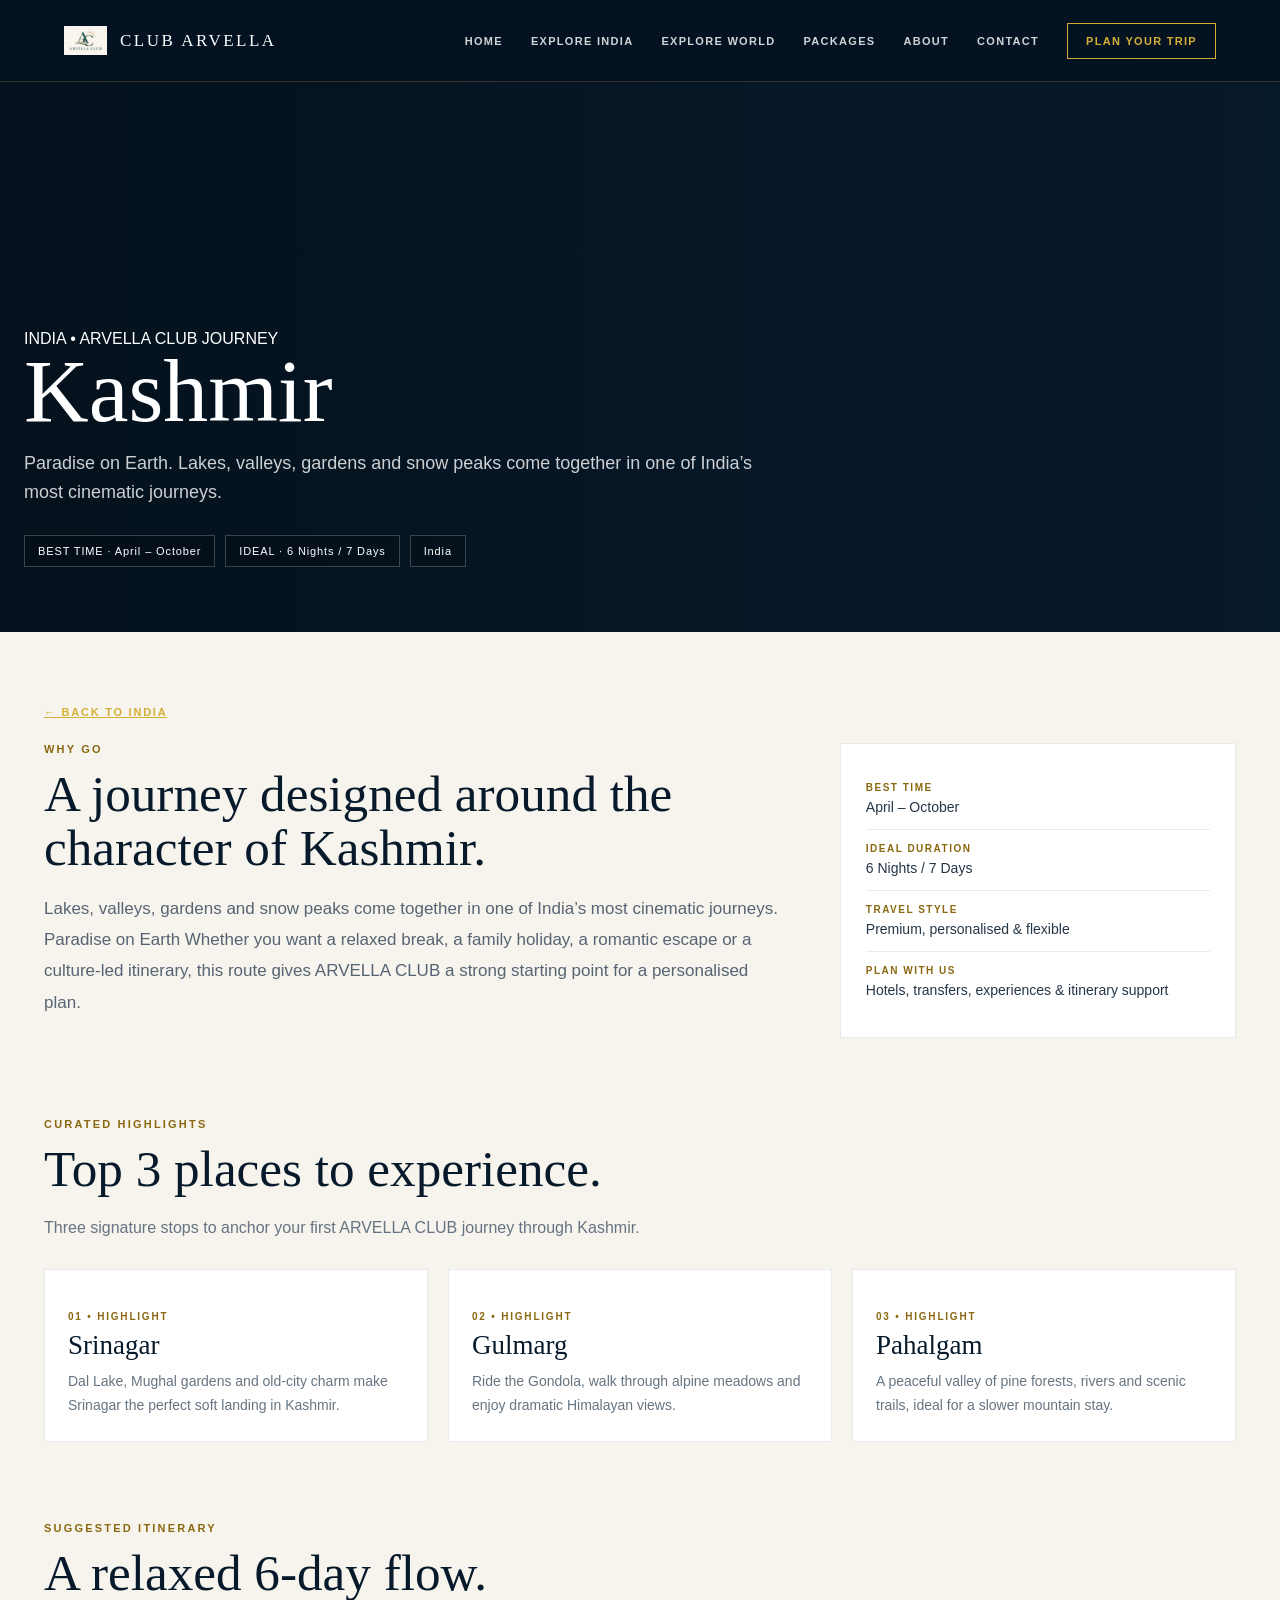
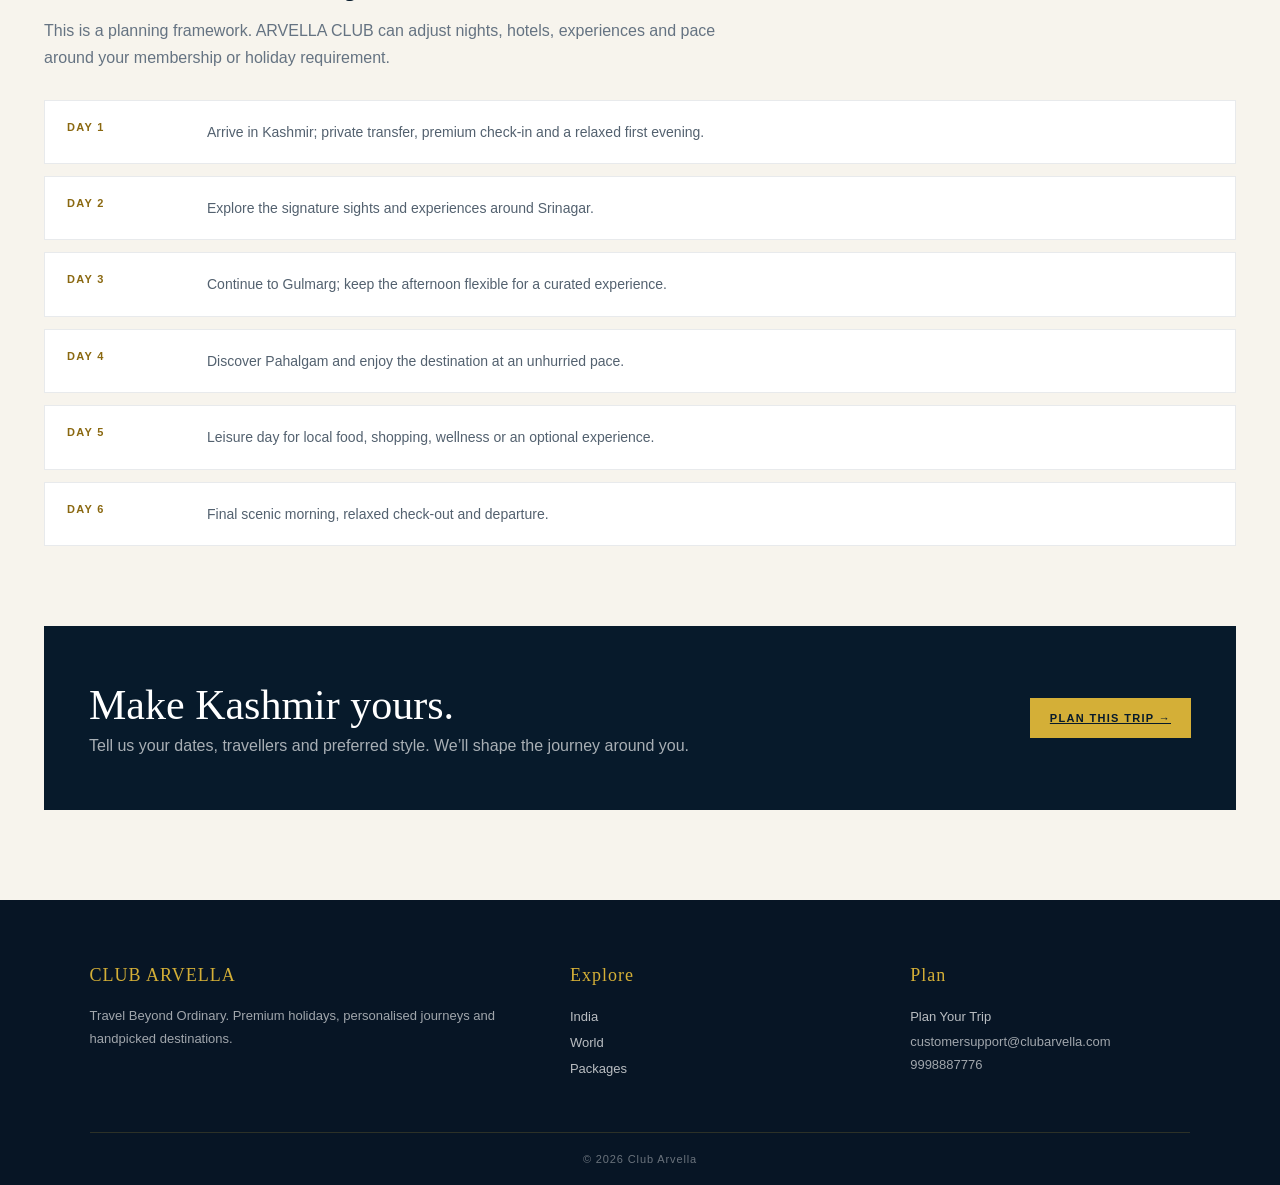
<file: destination/index.html>
<!DOCTYPE html>
<html lang="en">
<head>
<meta charset="utf-8">
<meta name="viewport" content="width=device-width, initial-scale=1">

<title>Destination | Club Arvella</title>

<meta name="description" content="Explore a Club Arvella destination with curated highlights, best time to visit and a suggested itinerary.">

<link rel="stylesheet" href="../explore.css">
<link rel="stylesheet" href="../destination-detail.css">
</head>

<body class="destination-detail">

<header class="ca-nav">
  <div class="ca-nav-inner">

    <a class="ca-brand" href="../index.html">
      <img src="../assets/club-arvella-logo.png" alt="Club Arvella">
      <span>CLUB ARVELLA</span>
    </a>

    <button class="ca-menu" id="caMenu" type="button">
      MENU
    </button>

    <nav class="ca-links" id="caLinks">

      <a href="../index.html">HOME</a>

      <a href="../india.html">EXPLORE INDIA</a>

      <a href="../world.html">EXPLORE WORLD</a>

      <a href="../packages.html">PACKAGES</a>

      <a href="../about.html">ABOUT</a>

      <a href="../contact.html">CONTACT</a>

      <a class="ca-cta" href="../contact.html">
        PLAN YOUR TRIP
      </a>

    </nav>

  </div>
</header>

<div id="destinationDetail"></div>

<footer class="ca-footer">

  <div class="ca-footer-grid">

    <div>
      <h3>CLUB ARVELLA</h3>
      <p>
        Travel Beyond Ordinary. Premium holidays,
        personalised journeys and handpicked destinations.
      </p>
    </div>

    <div>
      <h3>Explore</h3>
      <p>
        <a href="../india.html">India</a><br>
        <a href="../world.html">World</a><br>
        <a href="../packages.html">Packages</a>
      </p>
    </div>

    <div>
      <h3>Plan</h3>
      <p>
        <a href="../contact.html">Plan Your Trip</a><br>
        customersupport@clubarvella.com<br>
        9998887776
      </p>
    </div>

  </div>

  <div class="ca-footer-bottom">
    © 2026 Club Arvella
  </div>

</footer>

<script src="../destination-data.js"></script>
<script src="../arvella-images.js"></script>
<script src="../destination.js"></script>

</body>
</html>
</file>
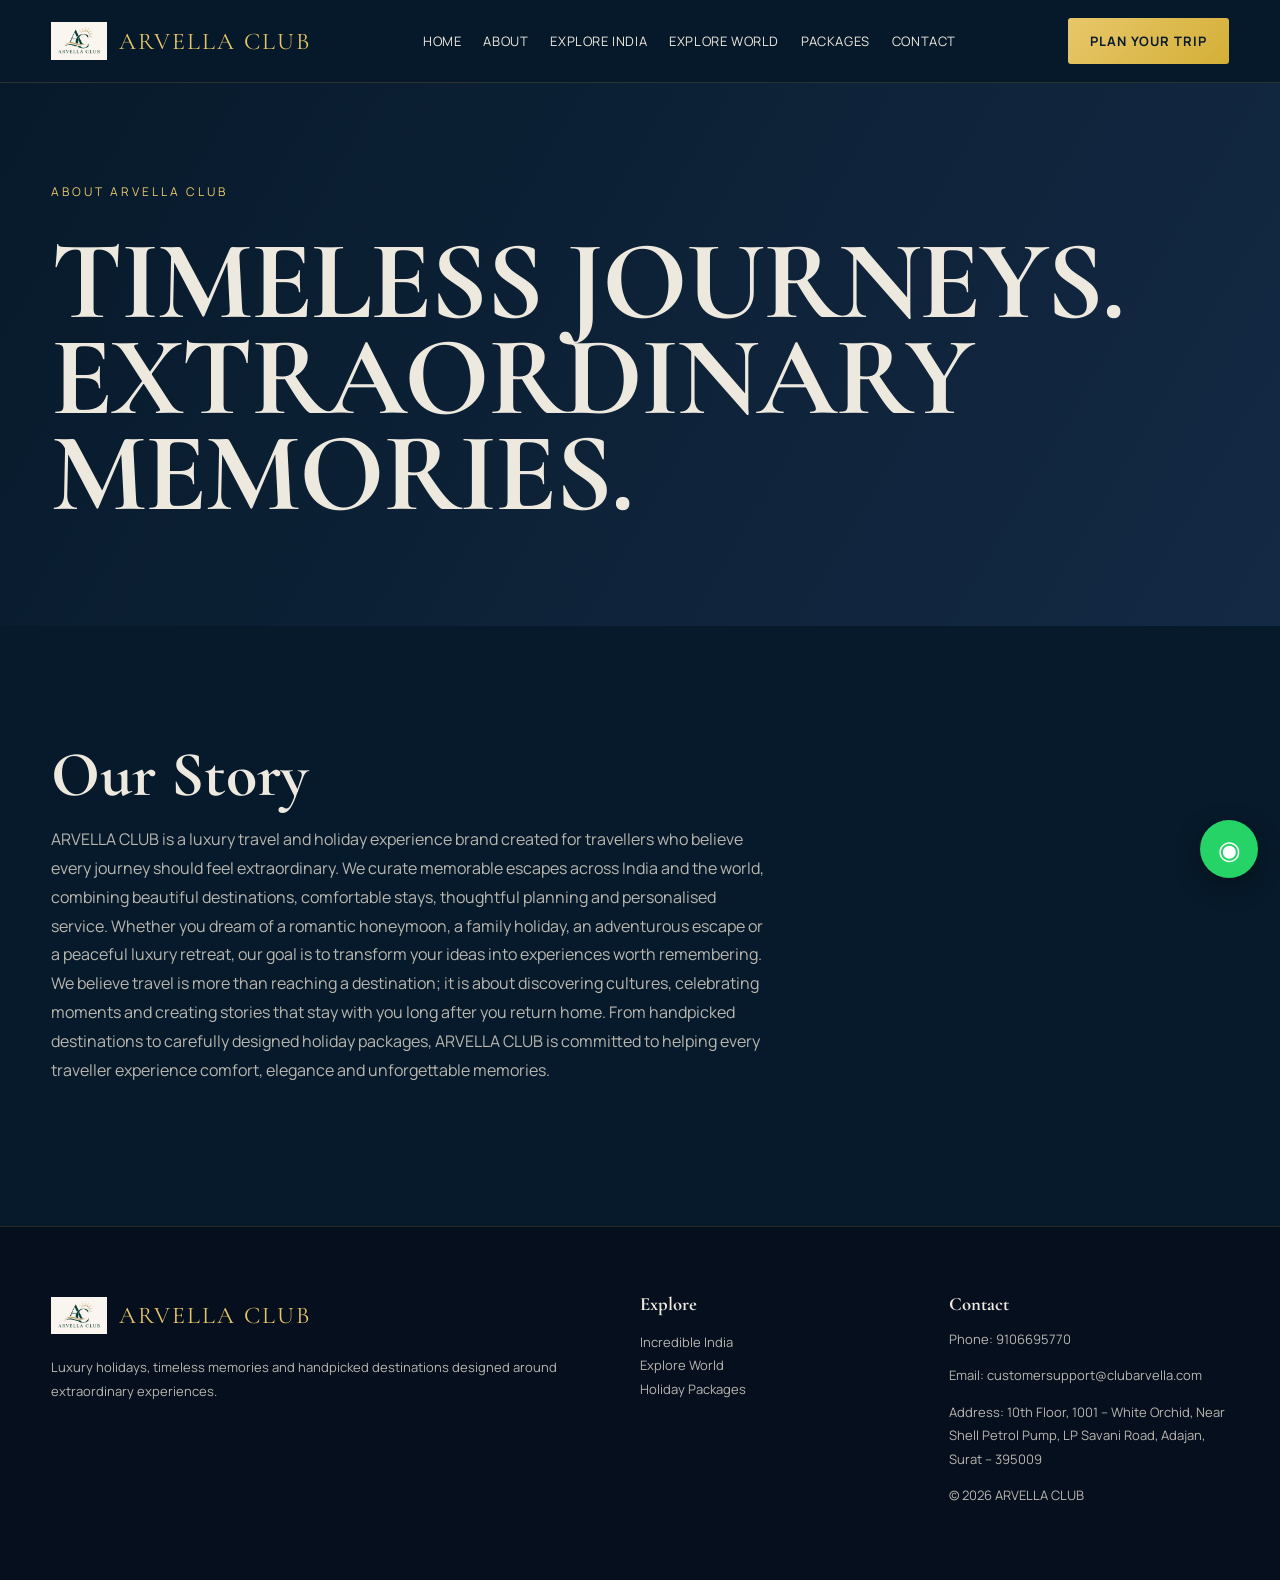
<file: about.html>
<!doctype html><html><head><meta charset="utf-8"><meta name="viewport" content="width=device-width,initial-scale=1"><title>About | ARVELLA CLUB</title><link rel="stylesheet" href="style.css"></head><body>
<header class="nav"><div class="container nav-inner">
<a class="brand" href="index.html"><img src="assets/club-arvella-logo.png" alt="ARVELLA CLUB logo"><span class="brand-name">ARVELLA CLUB</span></a>
<button class="menu-btn">MENU</button>
<nav class="nav-links">
<a href="index.html">HOME</a><a href="about.html">ABOUT</a><a href="india.html">EXPLORE INDIA</a><a href="world.html">EXPLORE WORLD</a><a href="packages.html">PACKAGES</a><a href="contact.html">CONTACT</a>
</nav>
<a class="btn btn-gold" href="contact.html">PLAN YOUR TRIP</a>
</div></header>
<section class="page-hero"><div class="container"><div class="eyebrow">ABOUT ARVELLA CLUB</div><h1>TIMELESS JOURNEYS.<br>EXTRAORDINARY MEMORIES.</h1></div></section><section class="section"><div class="container"><div class="section-head"><h2>Our Story</h2><p>ARVELLA CLUB is a luxury travel and holiday experience brand created for travellers who believe every journey should feel extraordinary. We curate memorable escapes across India and the world, combining beautiful destinations, comfortable stays, thoughtful planning and personalised service. Whether you dream of a romantic honeymoon, a family holiday, an adventurous escape or a peaceful luxury retreat, our goal is to transform your ideas into experiences worth remembering. We believe travel is more than reaching a destination; it is about discovering cultures, celebrating moments and creating stories that stay with you long after you return home. From handpicked destinations to carefully designed holiday packages, ARVELLA CLUB is committed to helping every traveller experience comfort, elegance and unforgettable memories.</div></div></section>
<a class="whatsapp" href="https://wa.me/919106695770?text=Hello%20Club%20Arvella%2C%20I%20am%20interested%20in%20planning%20a%20holiday." aria-label="WhatsApp">◉</a>
<footer class="footer"><div class="container footer-grid">
<div><div class="brand"><img src="assets/club-arvella-logo.png" alt="ARVELLA CLUB"><span class="brand-name">ARVELLA CLUB</span></div><p>Luxury holidays, timeless memories and handpicked destinations designed around extraordinary experiences.</p></div>
<div><h3>Explore</h3><ul><li><a href="india.html">Incredible India</a></li><li><a href="world.html">Explore World</a></li><li><a href="packages.html">Holiday Packages</a></li></ul></div>
<div><h3>Contact</h3><p>Phone: 9106695770</p><p>Email: customersupport@clubarvella.com</p><p>Address: 10th Floor, 1001 – White Orchid, Near Shell Petrol Pump, LP Savani Road, Adajan, Surat – 395009</p><p>© 2026 ARVELLA CLUB</p></div>
</div></footer><script src="script.js"></script>
</body></html>
</file>
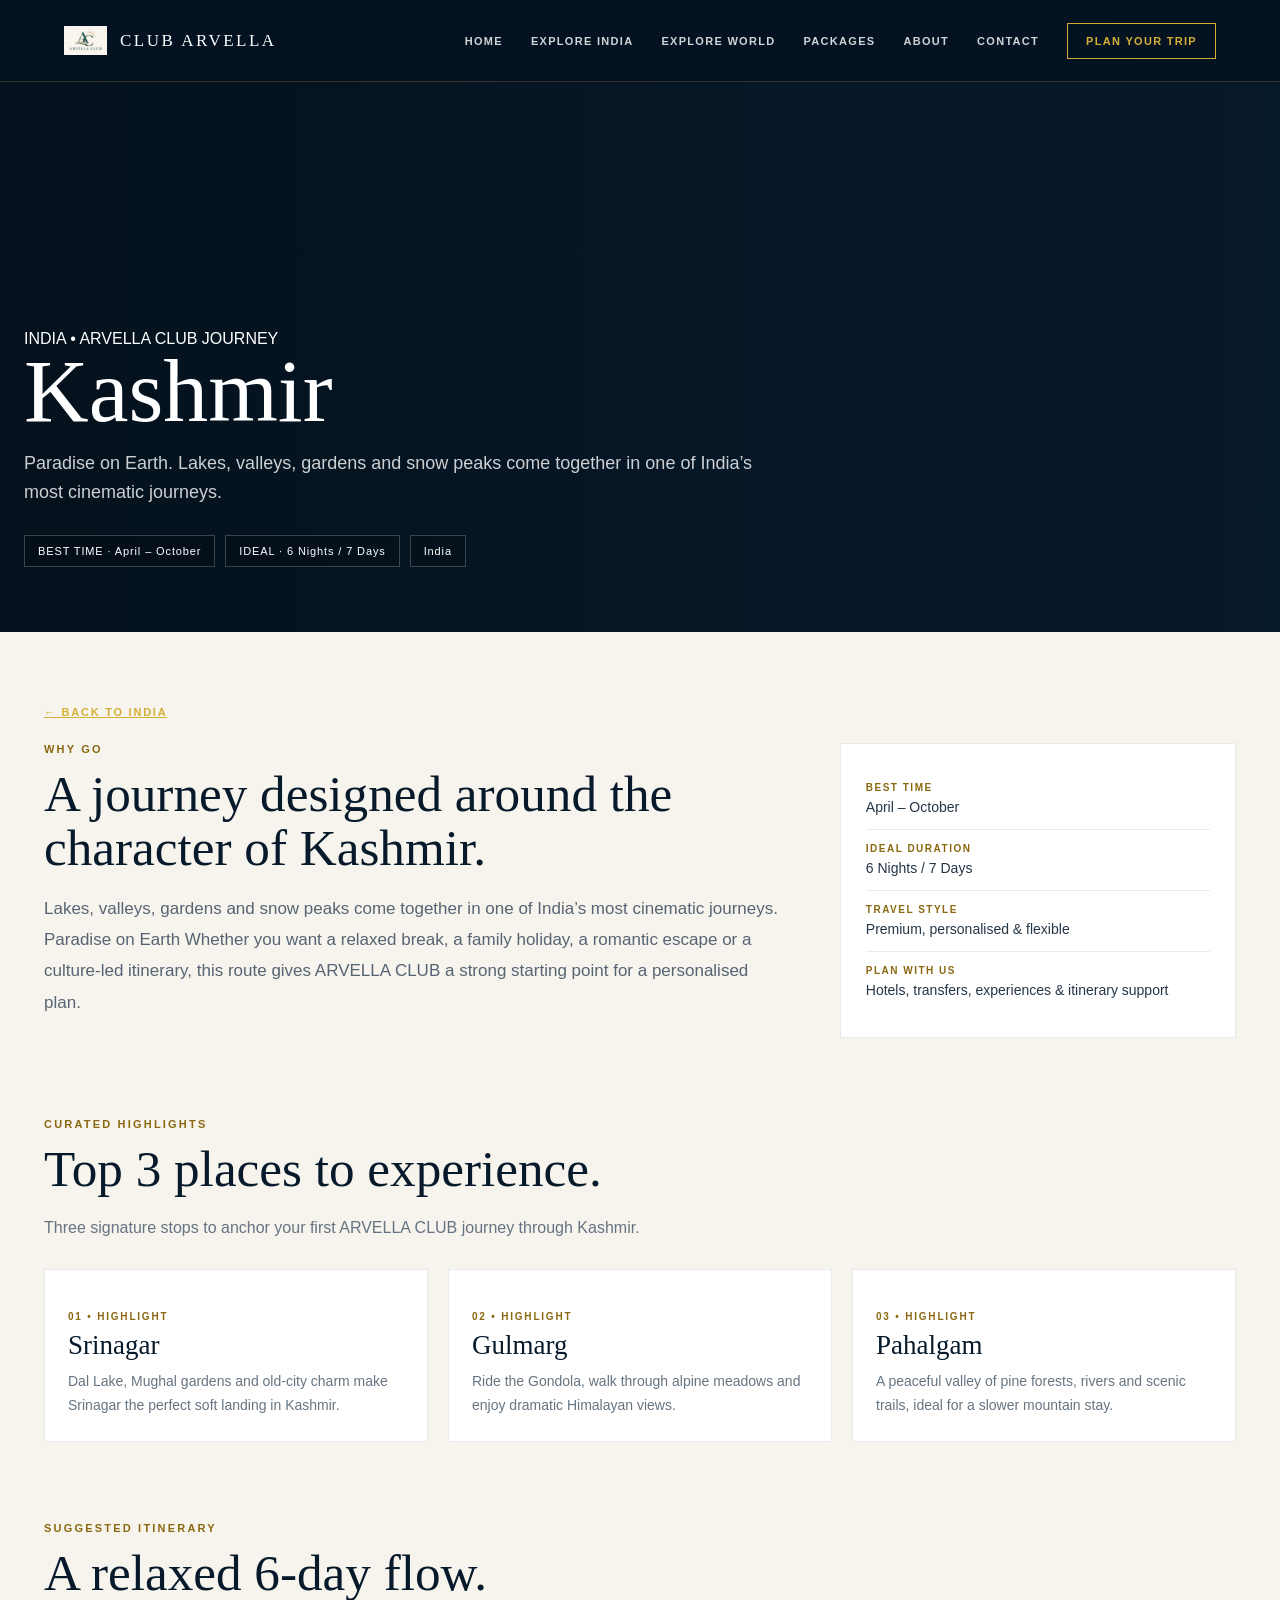
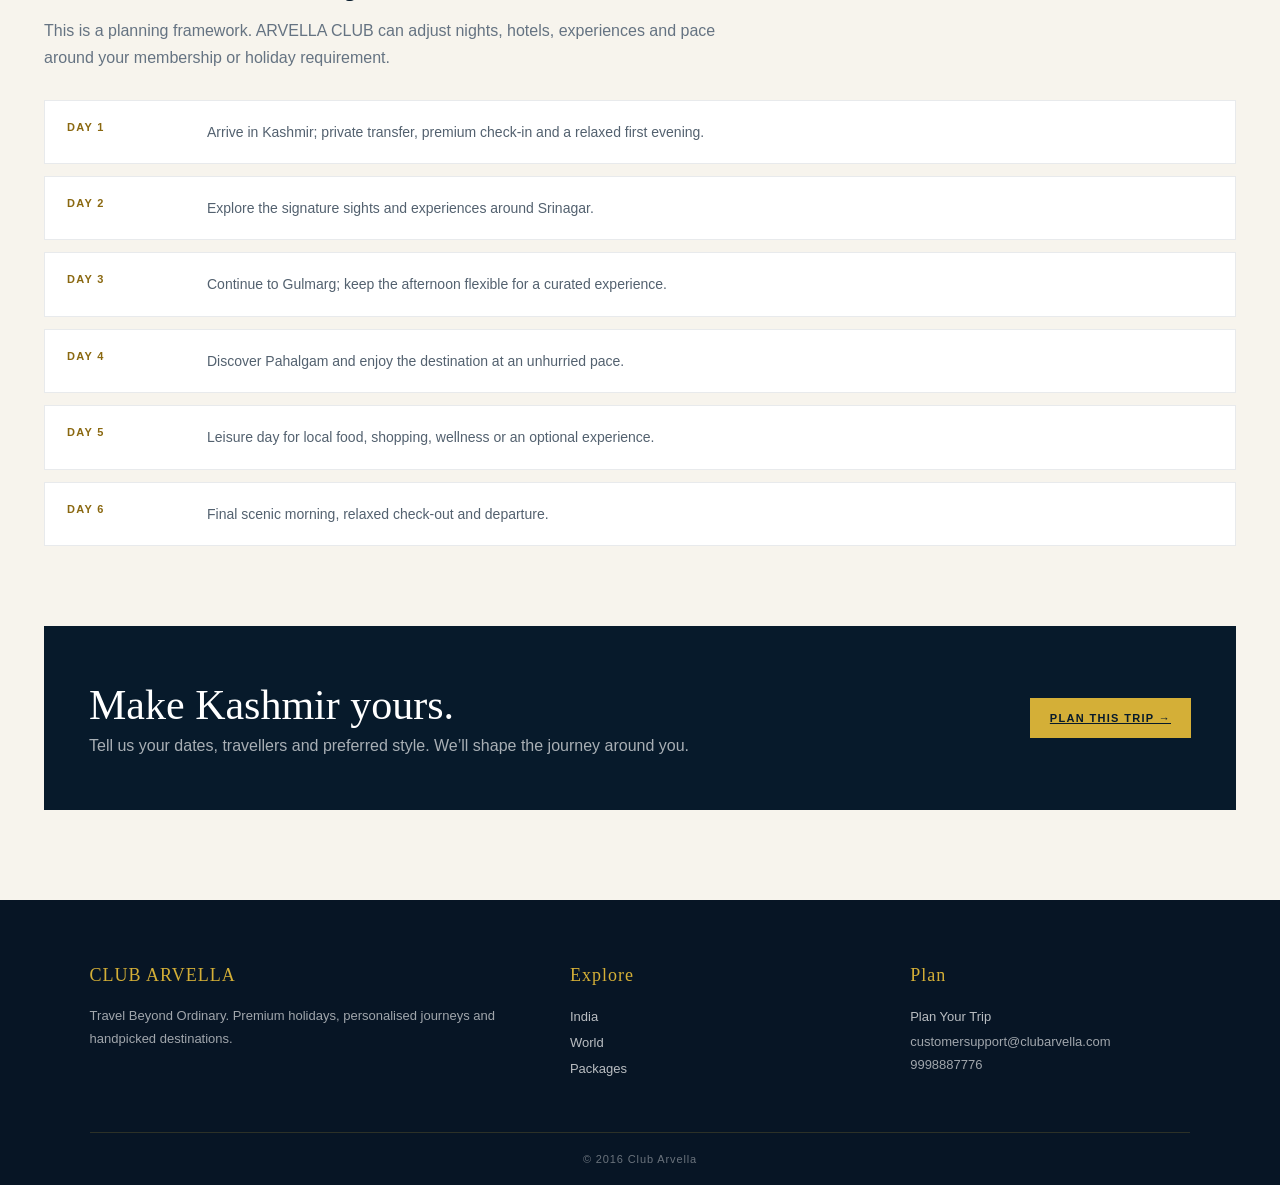
<file: destination.html>
<!DOCTYPE html>
<html lang="en"><head>
<meta charset="utf-8"><meta name="viewport" content="width=device-width, initial-scale=1">
<title>Destination | Club Arvella</title>
<meta name="description" content="Explore a Club Arvella destination with curated highlights, best time to visit and a suggested itinerary.">
<link rel="stylesheet" href="explore.css">
<link rel="stylesheet" href="destination-detail.css">
</head>
<body class="destination-detail">
<header class="ca-nav">
  <div class="ca-nav-inner">
    <a class="ca-brand" href="index.html"><img src="assets/club-arvella-logo.png" alt="Club Arvella"><span>CLUB ARVELLA</span></a>
    <button class="ca-menu" id="caMenu" type="button">MENU</button>
    <nav class="ca-links" id="caLinks">
      <a href="index.html">HOME</a>
      <a class="" href="india.html">EXPLORE INDIA</a>
      <a class="" href="world.html">EXPLORE WORLD</a>
      <a href="packages.html">PACKAGES</a>
      <a href="about.html">ABOUT</a>
      <a href="contact.html">CONTACT</a>
      <a class="ca-cta" href="contact.html">PLAN YOUR TRIP</a>
    </nav>
  </div>
</header>
<div id="destinationDetail"></div>
<footer class="ca-footer"><div class="ca-footer-grid">
  <div><h3>CLUB ARVELLA</h3><p>Travel Beyond Ordinary. Premium holidays, personalised journeys and handpicked destinations.</p></div>
  <div><h3>Explore</h3><p><a href="india.html">India</a><br><a href="world.html">World</a><br><a href="packages.html">Packages</a></p></div>
  <div><h3>Plan</h3><p><a href="contact.html">Plan Your Trip</a><br>customersupport@clubarvella.com<br>9998887776</p></div>
</div><div class="ca-footer-bottom">© 2016 Club Arvella</div></footer>
<script src="destination-data.js"></script>
<script src="arvella-images.js"></script>
<script src="destination.js"></script>
</body></html>
</file>
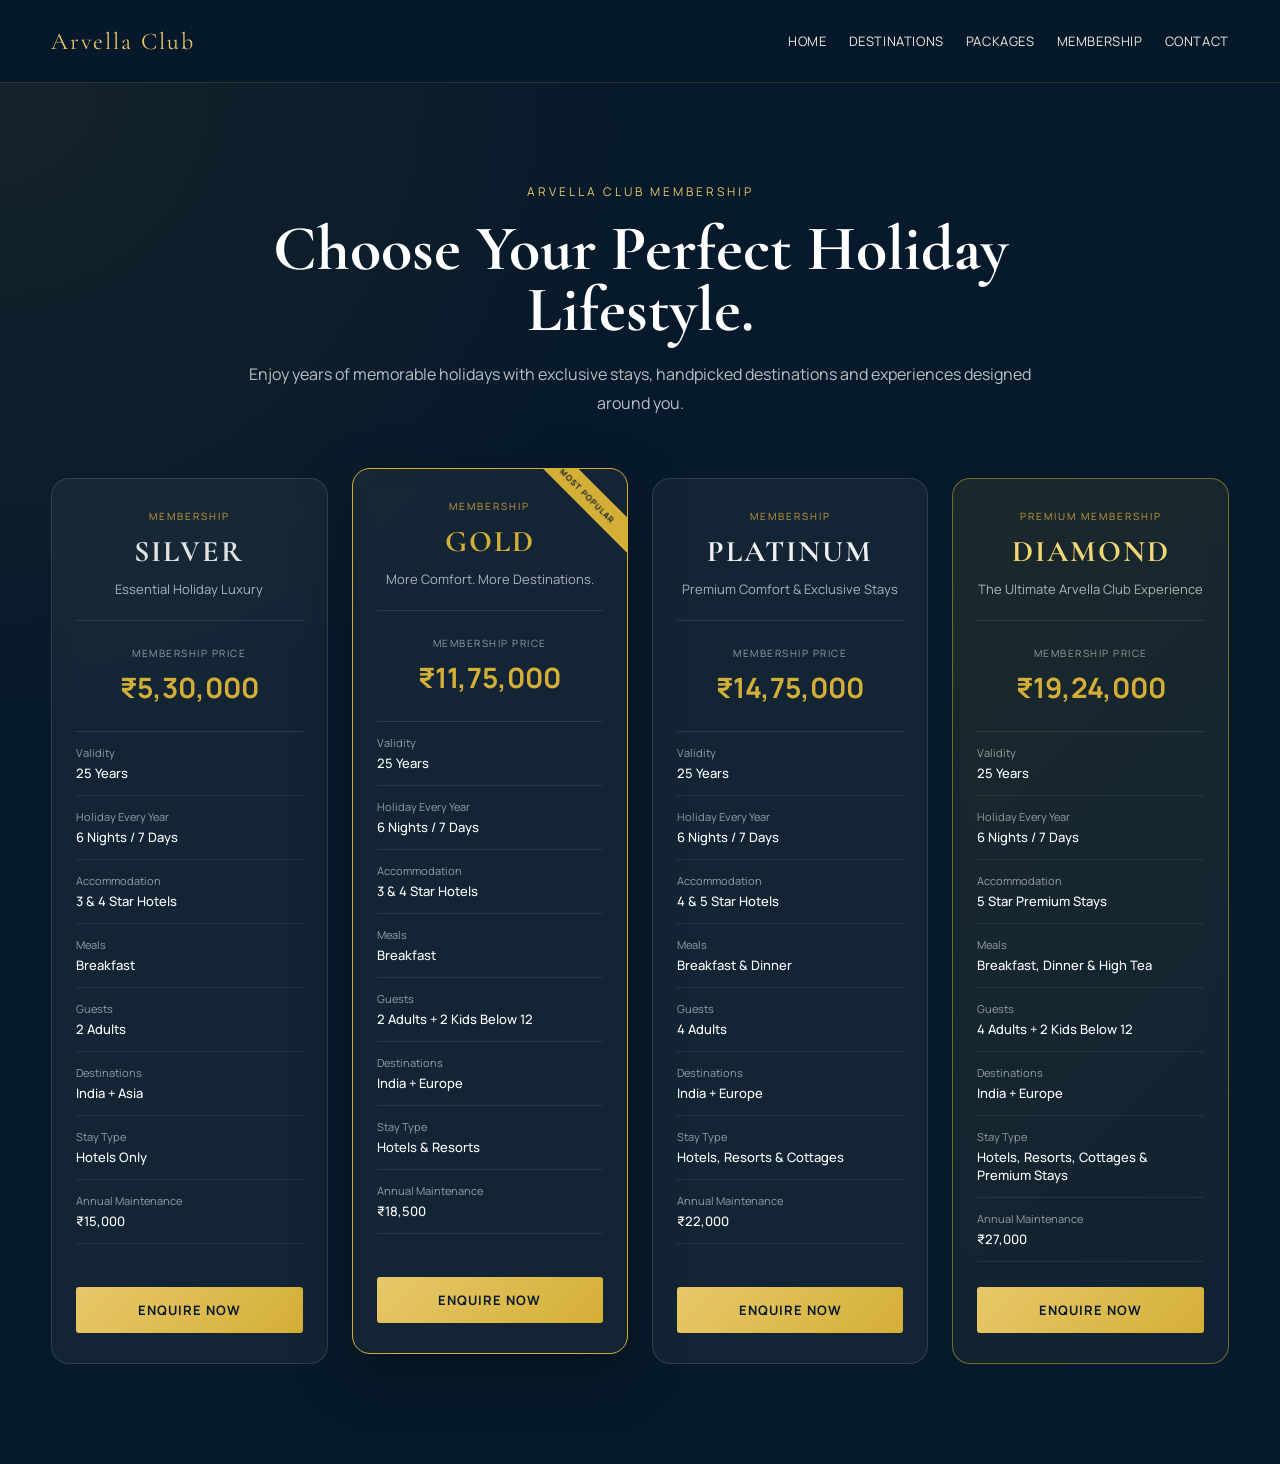
<file: membership.html>
<!DOCTYPE html>
<html lang="en">

<head>
  <meta charset="UTF-8">

  <meta name="viewport" content="width=device-width, initial-scale=1.0">

  <title>Arvella Club | Membership</title>

  <link
    href="https://fonts.googleapis.com/css2?family=Cormorant+Garamond:wght@500;600;700&family=Manrope:wght@400;500;600;700&display=swap"
    rel="stylesheet"
  >

  <!-- MAIN CSS -->
  <link rel="stylesheet" href="style.css">

</head>


<body>


<!-- ================= NAVBAR ================= -->

<nav class="nav">

  <div class="container nav-inner">

    <a href="index.html" class="brand">
      <div class="brand-name">
        Arvella Club
      </div>
    </a>


    <div class="nav-links">

      <a href="index.html">HOME</a>

      <a href="destinations.html">DESTINATIONS</a>

      <a href="packages.html">PACKAGES</a>

      <a href="membership.html">MEMBERSHIP</a>

      <a href="contact.html">CONTACT</a>

    </div>

  </div>

</nav>


<!-- ================= MEMBERSHIP PLANS ================= -->

<section class="section membership-section" id="membership">

  <div class="container">


    <div class="section-head">

      <div class="eyebrow">
        Arvella Club MEMBERSHIP
      </div>

      <h2>
        Choose Your Perfect Holiday Lifestyle.
      </h2>

      <p>
        Enjoy years of memorable holidays with exclusive stays,
        handpicked destinations and experiences designed around you.
      </p>

    </div>



    <div class="membership-grid">


      <!-- ================= SILVER ================= -->

      <div class="membership-card silver">

        <div class="membership-top">

          <span class="membership-label">
            MEMBERSHIP
          </span>

          <h3>
            SILVER
          </h3>

          <p>
            Essential Holiday Luxury
          </p>

        </div>


        <div class="membership-price">

          <span>
            MEMBERSHIP PRICE
          </span>

          <strong>
            ₹5,30,000
          </strong>

        </div>


        <div class="membership-details">

          <div>
            <span>Validity</span>
            <b>25 Years</b>
          </div>

          <div>
            <span>Holiday Every Year</span>
            <b>6 Nights / 7 Days</b>
          </div>

          <div>
            <span>Accommodation</span>
            <b>3 & 4 Star Hotels</b>
          </div>

          <div>
            <span>Meals</span>
            <b>Breakfast</b>
          </div>

          <div>
            <span>Guests</span>
            <b>2 Adults</b>
          </div>

          <div>
            <span>Destinations</span>
            <b>India + Asia</b>
          </div>

          <div>
            <span>Stay Type</span>
            <b>Hotels Only</b>
          </div>

          <div>
            <span>Annual Maintenance</span>
            <b>₹15,000</b>
          </div>

        </div>


        <a
          href="contact.html"
          class="btn btn-gold membership-btn"
        >
          ENQUIRE NOW
        </a>

      </div>



      <!-- ================= GOLD ================= -->

      <div class="membership-card gold featured-plan">

        <div class="popular-badge">
          MOST POPULAR
        </div>


        <div class="membership-top">

          <span class="membership-label">
            MEMBERSHIP
          </span>

          <h3>
            GOLD
          </h3>

          <p>
            More Comfort. More Destinations.
          </p>

        </div>


        <div class="membership-price">

          <span>
            MEMBERSHIP PRICE
          </span>

          <strong>
            ₹11,75,000
          </strong>

        </div>


        <div class="membership-details">

          <div>
            <span>Validity</span>
            <b>25 Years</b>
          </div>

          <div>
            <span>Holiday Every Year</span>
            <b>6 Nights / 7 Days</b>
          </div>

          <div>
            <span>Accommodation</span>
            <b>3 & 4 Star Hotels</b>
          </div>

          <div>
            <span>Meals</span>
            <b>Breakfast</b>
          </div>

          <div>
            <span>Guests</span>
            <b>2 Adults + 2 Kids Below 12</b>
          </div>

          <div>
            <span>Destinations</span>
            <b>India + Europe</b>
          </div>

          <div>
            <span>Stay Type</span>
            <b>Hotels & Resorts</b>
          </div>

          <div>
            <span>Annual Maintenance</span>
            <b>₹18,500</b>
          </div>

        </div>


        <a
          href="contact.html"
          class="btn btn-gold membership-btn"
        >
          ENQUIRE NOW
        </a>

      </div>



      <!-- ================= PLATINUM ================= -->

      <div class="membership-card platinum">

        <div class="membership-top">

          <span class="membership-label">
            MEMBERSHIP
          </span>

          <h3>
            PLATINUM
          </h3>

          <p>
            Premium Comfort & Exclusive Stays
          </p>

        </div>


        <div class="membership-price">

          <span>
            MEMBERSHIP PRICE
          </span>

          <strong>
            ₹14,75,000
          </strong>

        </div>


        <div class="membership-details">

          <div>
            <span>Validity</span>
            <b>25 Years</b>
          </div>

          <div>
            <span>Holiday Every Year</span>
            <b>6 Nights / 7 Days</b>
          </div>

          <div>
            <span>Accommodation</span>
            <b>4 & 5 Star Hotels</b>
          </div>

          <div>
            <span>Meals</span>
            <b>Breakfast & Dinner</b>
          </div>

          <div>
            <span>Guests</span>
            <b>4 Adults</b>
          </div>

          <div>
            <span>Destinations</span>
            <b>India + Europe</b>
          </div>

          <div>
            <span>Stay Type</span>
            <b>Hotels, Resorts & Cottages</b>
          </div>

          <div>
            <span>Annual Maintenance</span>
            <b>₹22,000</b>
          </div>

        </div>


        <a
          href="contact.html"
          class="btn btn-gold membership-btn"
        >
          ENQUIRE NOW
        </a>

      </div>



      <!-- ================= DIAMOND ================= -->

      <div class="membership-card diamond">

        <div class="membership-top">

          <span class="membership-label">
            PREMIUM MEMBERSHIP
          </span>

          <h3>
            DIAMOND
          </h3>

          <p>
            The Ultimate Arvella Club Experience
          </p>

        </div>


        <div class="membership-price">

          <span>
            MEMBERSHIP PRICE
          </span>

          <strong>
            ₹19,24,000
          </strong>

        </div>


        <div class="membership-details">

          <div>
            <span>Validity</span>
            <b>25 Years</b>
          </div>

          <div>
            <span>Holiday Every Year</span>
            <b>6 Nights / 7 Days</b>
          </div>

          <div>
            <span>Accommodation</span>
            <b>5 Star Premium Stays</b>
          </div>

          <div>
            <span>Meals</span>
            <b>Breakfast, Dinner & High Tea</b>
          </div>

          <div>
            <span>Guests</span>
            <b>4 Adults + 2 Kids Below 12</b>
          </div>

          <div>
            <span>Destinations</span>
            <b>India + Europe</b>
          </div>

          <div>
            <span>Stay Type</span>
            <b>Hotels, Resorts, Cottages & Premium Stays</b>
          </div>

          <div>
            <span>Annual Maintenance</span>
            <b>₹27,000</b>
          </div>

        </div>


        <a
          href="contact.html"
          class="btn btn-gold membership-btn"
        >
          ENQUIRE NOW
        </a>

      </div>


    </div>


  </div>

</section>
</file>
<file: style.css>
@import url('https://fonts.googleapis.com/css2?family=Cormorant+Garamond:wght@500;600;700&family=Manrope:wght@400;500;600;700&display=swap');

/* =========================================
   ROOT
========================================= */

:root {
  --navy: #071A2B;
  --navy2: #0B1628;
  --gold: #D4AF37;
  --champagne: #E8C76A;
  --ivory: #F7F3EA;
  --text: #EDE9DF;
  --muted: #B9B7B0;
}


/* =========================================
   GLOBAL
========================================= */

* {
  box-sizing: border-box;
}

html {
  scroll-behavior: smooth;
}

body {
  margin: 0;
  background: var(--navy);
  color: var(--text);
  font-family: Manrope, Arial, sans-serif;
}

a {
  color: inherit;
  text-decoration: none;
}

img {
  max-width: 100%;
}

.container {
  width: min(1180px, 92%);
  margin: auto;
}


/* =========================================
   NAVBAR
========================================= */

.nav {
  position: sticky;
  top: 0;
  z-index: 50;

  background: rgba(7, 26, 43, 0.92);
  backdrop-filter: blur(16px);

  border-bottom: 1px solid rgba(212, 175, 55, 0.18);
}

.nav-inner {
  height: 82px;

  display: flex;
  align-items: center;
  justify-content: space-between;

  gap: 20px;
}

.brand {
  display: flex;
  align-items: center;
  gap: 12px;
}

.brand img {
  width: 56px;
  height: 56px;
  object-fit: contain;
}

.brand-name {
  font-family: "Cormorant Garamond", serif;
  font-size: 24px;
  letter-spacing: 2px;
  color: var(--champagne);
}

.nav-links {
  display: flex;
  gap: 22px;

  font-size: 13px;
  letter-spacing: 0.6px;
}

.nav-links a:hover {
  color: var(--gold);
}

.menu-btn {
  display: none;

  background: none;
  border: 1px solid var(--gold);

  color: var(--gold);

  padding: 8px 12px;
}


/* =========================================
   BUTTONS
========================================= */

.btn {
  display: inline-block;

  padding: 14px 22px;

  border-radius: 3px;

  font-size: 13px;
  font-weight: 700;
  letter-spacing: 1px;

  transition: 0.25s;
}

.btn-gold {
  background: linear-gradient(
    135deg,
    var(--champagne),
    var(--gold)
  );

  color: #071A2B;
}

.btn-outline {
  border: 1px solid var(--gold);
  color: var(--champagne);
}

.btn:hover {
  transform: translateY(-2px);

  box-shadow:
    0 12px 30px
    rgba(0, 0, 0, 0.25);
}


/* =========================================
   NORMAL HERO
========================================= */

.hero {
  min-height: 760px;

  display: grid;
  place-items: center;

  position: relative;

  background:
    linear-gradient(
      90deg,
      rgba(7, 26, 43, 0.96),
      rgba(7, 26, 43, 0.55)
    ),
    url("https://images.unsplash.com/photo-1500530855697-b586d89ba3ee?auto=format&fit=crop&w=2200&q=85")
    center / cover;
}

.hero-content {
  padding: 100px 0;
  max-width: 780px;
}

.hero p {
  font-size: 18px;
  line-height: 1.8;

  color: #ddd9cf;

  max-width: 680px;
}


/* =========================================
   TYPOGRAPHY
========================================= */

.eyebrow {
  color: var(--champagne);

  letter-spacing: 3px;
  font-size: 12px;

  text-transform: uppercase;
}

h1,
h2,
h3 {
  font-family: "Cormorant Garamond", serif;
  margin: 0.3em 0;
}

h1 {
  font-size: clamp(58px, 9vw, 112px);

  line-height: 0.86;

  letter-spacing: -2px;
}

h2 {
  font-size: clamp(42px, 5vw, 66px);

  line-height: 0.95;
}


/* =========================================
   SEARCH BOX
========================================= */

.search-box {
  margin-top: 42px;

  background: rgba(11, 22, 40, 0.88);

  border:
    1px solid
    rgba(212, 175, 55, 0.35);

  padding: 18px;

  display: grid;

  grid-template-columns:
    1.4fr 1fr 1fr auto;

  gap: 10px;
}

.search-box input,
.search-box select,
.form input,
.form textarea {
  background: #101e31;

  border:
    1px solid
    rgba(232, 199, 106, 0.2);

  padding: 15px;

  color: white;

  outline: none;

  width: 100%;
}


/* =========================================
   SECTIONS
========================================= */

.section {
  padding: 100px 0;
}

.section-light {
  background: var(--ivory);
  color: #172231;
}

.section-head {
  max-width: 720px;
  margin-bottom: 42px;
}

.section-head p {
  color: var(--muted);
  line-height: 1.8;
}

.section-light .section-head p {
  color: #65707c;
}


/* =========================================
   GRID
========================================= */

.grid {
  display: grid;

  grid-template-columns:
    repeat(4, 1fr);

  gap: 20px;
}


/* =========================================
   GENERAL CARDS
========================================= */

.card {
  background: #0b192b;

  border:
    1px solid
    rgba(212, 175, 55, 0.14);

  overflow: hidden;

  transition: 0.3s;

  will-change: transform;
}

.card:hover {
  transform: translateY(-7px);

  border-color:
    rgba(212, 175, 55, 0.55);
}

.card img {
  width: 100%;
  height: 240px;

  object-fit: cover;
}

.card-body {
  padding: 22px;
}

.card h3 {
  font-size: 30px;
  color: var(--champagne);
}

.card p {
  font-size: 14px;
  color: #b9b7b0;

  line-height: 1.7;
}

.card .meta {
  color: var(--gold);

  font-size: 11px;

  letter-spacing: 1px;

  text-transform: uppercase;
}


/* =========================================
   CATEGORIES
========================================= */

.categories .card {
  min-height: 180px;

  padding: 25px;

  background:
    linear-gradient(
      145deg,
      #0b192b,
      #101f34
    );
}

.icon {
  font-size: 30px;
  color: var(--gold);
}


/* =========================================
   FEATURES
========================================= */

.features {
  display: grid;

  grid-template-columns:
    repeat(4, 1fr);

  gap: 1px;

  background:
    rgba(212, 175, 55, 0.18);
}

.feature {
  background: #09182a;

  padding: 35px 24px;

  text-align: center;

  will-change: transform;
}

.feature h3 {
  font-size: 25px;
  color: var(--champagne);
}

.feature p {
  font-size: 13px;

  color: var(--muted);

  line-height: 1.7;
}


/* =========================================
   STATS
========================================= */

.stats {
  display: grid;

  grid-template-columns:
    repeat(4, 1fr);

  gap: 20px;
}

.stat {
  padding: 25px;

  border-left:
    1px solid var(--gold);
}

.stat b {
  font-family:
    "Cormorant Garamond",
    serif;

  font-size: 48px;

  color: var(--champagne);

  display: block;
}


/* =========================================
   TESTIMONIALS
========================================= */

.testimonials {
  display: grid;

  grid-template-columns:
    repeat(3, 1fr);

  gap: 20px;
}

.quote {
  padding: 28px;

  background: #0b192b;

  border:
    1px solid
    rgba(212, 175, 55, 0.15);
}

.quote p {
  line-height: 1.8;
  color: #d6d3ca;
}

.quote b {
  color: var(--champagne);
}


/* =========================================
   PAGE HERO
========================================= */

.page-hero {
  padding: 100px 0 70px;

  background:
    linear-gradient(
      120deg,
      #071A2B,
      #142944
    );
}


/* =========================================
   FILTERS
========================================= */

.filters {
  display: flex;

  gap: 10px;

  flex-wrap: wrap;

  margin-bottom: 28px;
}

.filter {
  border:
    1px solid
    rgba(212, 175, 55, 0.35);

  padding: 9px 14px;

  background: transparent;

  color: var(--champagne);

  cursor: pointer;
}


/* =========================================
   DESTINATION GRID
========================================= */

.destination-grid {
  display: grid;

  grid-template-columns:
    repeat(3, 1fr);

  gap: 20px;
}


/* =========================================
   DESTINATION CARD
========================================= */

.destination-card {
  position: relative;

  min-height: 280px;

  overflow: hidden;

  display: block;

  background:
    linear-gradient(
      145deg,
      #0b192b,
      #10243b
    );

  border:
    1px solid
    rgba(212, 175, 55, 0.18);

  transition:
    transform 0.45s ease,
    border-color 0.45s ease,
    box-shadow 0.45s ease;

  will-change: transform;
}

.destination-card:hover {
  transform: translateY(-10px);

  border-color:
    rgba(212, 175, 55, 0.75);

  box-shadow:
    0 30px 60px
    rgba(0, 0, 0, 0.35);
}

.destination-card img {
  width: 100%;

  height: 320px;

  object-fit: cover;

  transition:
    transform 0.7s ease;
}

.destination-card:hover img {
  transform: scale(1.12);
}


/* IMAGE OVERLAY */

.destination-card::after {
  content: "";

  position: absolute;
  inset: 0;

  background:
    linear-gradient(
      to top,
      rgba(5, 15, 29, 0.98),
      rgba(5, 15, 29, 0.10),
      transparent
    );

  pointer-events: none;
}


/* DESTINATION TEXT */

.destination-overlay {
  position: absolute;

  left: 25px;
  right: 25px;
  bottom: 25px;

  z-index: 2;
}

.destination-overlay span {
  font-size: 10px;

  color: var(--champagne);

  letter-spacing: 2px;
}

.destination-overlay h3 {
  font-size: 42px;

  color: white;

  margin: 5px 0;
}

.destination-overlay p {
  color: #e2ded4;

  font-size: 13px;

  margin: 5px 0 15px;
}

.destination-overlay b {
  font-size: 11px;

  color: var(--gold);

  letter-spacing: 1px;
}


/* =========================================
   PACKAGES
========================================= */

.package-grid {
  display: grid;

  grid-template-columns:
    repeat(3, 1fr);

  gap: 22px;
}

.price {
  font-family:
    "Cormorant Garamond",
    serif;

  font-size: 34px;

  color: var(--champagne);
}


/* =========================================
   LOAD MORE DESTINATIONS
========================================= */

.more-destinations {
  display: none;

  margin-top: 20px;
}

.more-destinations.show {
  display: grid;

  animation:
    destinationReveal 0.8s ease;
}

.more-destinations .destination-card {
  min-height: 220px;

  padding: 30px;

  display: flex;

  flex-direction: column;

  justify-content: flex-end;

  background:
    linear-gradient(
      135deg,
      #0B1628,
      #142944
    );
}

.destination-number {
  position: absolute;

  top: 15px;
  right: 20px;

  font-family:
    "Cormorant Garamond",
    serif;

  font-size: 70px;

  color:
    rgba(212, 175, 55, 0.12);

  font-weight: bold;
}

.more-destinations h3 {
  position: relative;

  font-size: 34px;

  color: var(--champagne);

  z-index: 2;
}

.more-destinations p {
  position: relative;

  color: var(--muted);

  z-index: 2;
}

.center-btn {
  text-align: center;

  margin-top: 45px;
}

#loadMoreBtn {
  cursor: pointer;
  border: none;
}

@keyframes destinationReveal {

  from {
    opacity: 0;
    transform: translateY(30px);
  }

  to {
    opacity: 1;
    transform: translateY(0);
  }

}


/* =========================================
   CUSTOM TRIP
========================================= */

.custom-trip {
  background:
    linear-gradient(
      135deg,
      #071A2B,
      #10243b
    );
}

.custom-trip-form {
  max-width: 900px;

  margin: 40px auto 0;

  display: grid;

  grid-template-columns:
    repeat(2, 1fr);

  gap: 15px;

  padding: 30px;

  background:
    rgba(11, 25, 43, 0.8);

  border:
    1px solid
    rgba(212, 175, 55, 0.25);

  backdrop-filter: blur(15px);
}

.custom-trip-form input,
.custom-trip-form select {
  width: 100%;

  padding: 16px;

  background: #101e31;

  border:
    1px solid
    rgba(232, 199, 106, 0.2);

  color: white;

  outline: none;
}

.custom-trip-form a {
  grid-column: 1 / -1;

  text-align: center;
}


/* =========================================
   FORM
========================================= */

.form {
  display: grid;

  grid-template-columns:
    1fr 1fr;

  gap: 15px;

  background: #0b192b;

  padding: 30px;

  border:
    1px solid
    rgba(212, 175, 55, 0.2);
}

.form textarea {
  grid-column: 1 / -1;

  min-height: 130px;
}

.form button {
  border: 0;

  cursor: pointer;
}

.full {
  grid-column: 1 / -1;
}


/* =========================================
   PREMIUM STATS
========================================= */

.stats-section {
  padding: 65px 0;

  background:
    linear-gradient(
      135deg,
      #09182a,
      #10243b
    );
}

.premium-stats {
  grid-template-columns:
    repeat(5, 1fr);

  gap: 15px;
}

.premium-stats .stat {
  border-left:
    1px solid
    rgba(212, 175, 55, 0.55);

  padding: 20px;
}

.premium-stats .stat span {
  font-size: 12px;

  color: var(--muted);

  display: block;

  margin-top: 5px;
}

.premium-stats .stat b {
  font-size: 42px;
}


/* =========================================
   PREMIUM HERO
========================================= */

.premium-hero {
  position: relative;

  min-height: 850px;

  overflow: hidden;

  background:
    radial-gradient(
      circle at center,
      rgba(20, 45, 70, 0.75),
      rgba(7, 26, 43, 0.98)
    );
}


/* HERO OVERLAY */

.premium-hero .hero-overlay {
  position: absolute;

  inset: 0;

  background:
    rgba(7, 26, 43, 0.18);

  z-index: 1;

  pointer-events: none;
}


/* =========================================
   PREMIUM HERO TEXT
========================================= */

.premium-hero-content {
  position: relative;

  z-index: 10;

  max-width: 950px;

  margin: 0 auto;

  padding: 65px 20px 0;

  text-align: center;
}

.premium-hero .eyebrow {
  font-size: 11px;

  letter-spacing: 4px;

  margin-bottom: 15px;
}

.premium-hero-content h1 {
  font-size:
    clamp(48px, 5vw, 78px);

  line-height: 1.02;

  letter-spacing: -2px;

  max-width: 900px;

  margin:
    0 auto 22px;
}

.premium-hero-content h1 span {
  color: var(--champagne);
}

.premium-hero-content p {
  max-width: 680px;

  margin:
    0 auto 25px;

  font-size: 16px;

  line-height: 1.65;

  color: #ddd9cf;
}

.hero-buttons {
  position: relative;

  z-index: 11;

  display: flex;

  justify-content: center;

  align-items: center;

  gap: 15px;

  margin-top: 30px;
}


/* =========================================
   FLOATING IMAGE ROWS
========================================= */

.premium-hero .floating-row {
  position: absolute;

  left: 0;

  width: 100%;

  height: 125px;

  overflow: hidden;

  z-index: 3;

  opacity: 1;

  filter: none;
}


/* FIRST ROW */

.premium-hero .floating-row-left {
  bottom: 150px;
}


/* SECOND ROW
   Dono rows ke beech small gap
*/

.premium-hero .floating-row-right {
  bottom: 12px;
}


/* =========================================
   FLOATING TRACK
========================================= */

.premium-hero .floating-track {
  display: flex;

  align-items: center;

  gap: 12px;

  width: max-content;

  height: 125px;

  will-change: transform;
}


/* FLOATING IMAGES */

.premium-hero .floating-track img {
  width: 210px;

  height: 125px;

  flex-shrink: 0;

  display: block;

  object-fit: cover;

  border-radius: 14px;

  opacity: 1;

  filter: none;

  box-shadow:
    0 8px 25px
    rgba(0, 0, 0, 0.30);
}


/* =========================================
   FLOATING ANIMATION
========================================= */

.premium-hero .floating-row-left .floating-track {
  animation:
    moveLeft 35s linear infinite;
}

.premium-hero .floating-row-right .floating-track {
  animation:
    moveRight 35s linear infinite;
}


@keyframes moveLeft {

  from {
    transform: translateX(0);
  }

  to {
    transform: translateX(-50%);
  }

}


@keyframes moveRight {

  from {
    transform: translateX(-50%);
  }

  to {
    transform: translateX(0);
  }

}


/* =========================================
   FOOTER
========================================= */

.footer {
  padding: 60px 0;

  background: #050f1d;

  border-top:
    1px solid
    rgba(212, 175, 55, 0.18);
}

.footer-grid {
  display: grid;

  grid-template-columns:
    2fr 1fr 1fr;

  gap: 30px;
}

.footer p,
.footer li {
  color: var(--muted);

  font-size: 13px;

  line-height: 1.8;
}

.footer ul {
  list-style: none;

  padding: 0;
}


/* =========================================
   WHATSAPP BUTTON
========================================= */

.whatsapp {
  position: fixed;

  right: 22px;
  bottom: 22px;

  background: #25D366;

  color: white;

  width: 58px;
  height: 58px;

  border-radius: 50%;

  display: grid;

  place-items: center;

  font-size: 26px;

  z-index: 100;

  box-shadow:
    0 8px 24px
    rgba(0, 0, 0, 0.35);
}


/* =========================================
   NOTICE
========================================= */

.notice {
  padding: 14px 18px;

  background:
    rgba(212, 175, 55, 0.12);

  border-left:
    3px solid var(--gold);

  font-size: 13px;

  color: #ddd7ca;

  margin: 18px 0;
}

.hidden {
  display: none;
}


/* =========================================
   TABLET RESPONSIVE
========================================= */

@media (max-width: 900px) {

  .nav-links {
    display: none;
  }

  .menu-btn {
    display: block;
  }

  .nav-links.open {
    display: flex;

    position: absolute;

    top: 82px;
    left: 0;
    right: 0;

    background: #071A2B;

    flex-direction: column;

    padding: 20px;
  }

  .grid,
  .features,
  .stats {
    grid-template-columns:
      repeat(2, 1fr);
  }

  .destination-grid,
  .package-grid {
    grid-template-columns:
      repeat(2, 1fr);
  }

  .search-box {
    grid-template-columns:
      1fr 1fr;
  }

  .premium-stats {
    grid-template-columns:
      repeat(2, 1fr);
  }

}


/* =========================================
   MOBILE RESPONSIVE
========================================= */

@media (max-width: 768px) {

  .premium-hero {
    min-height: 700px;
  }

  .premium-hero-content {
    padding:
      60px 18px 0;
  }

  .premium-hero-content h1 {
    font-size:
      clamp(40px, 10vw, 60px);
  }

  .premium-hero-content p {
    font-size: 15px;
  }

  .hero-buttons {
    flex-wrap: wrap;
  }

  .premium-hero .floating-row {
    height: 95px;
  }

  .premium-hero .floating-row-left {
    bottom: 112px;
  }

  .premium-hero .floating-row-right {
    bottom: 8px;
  }

  .premium-hero .floating-track {
    height: 95px;

    gap: 8px;
  }

  .premium-hero .floating-track img {
    width: 150px;

    height: 95px;

    border-radius: 10px;
  }

}


@media (max-width: 600px) {

  .hero {
    min-height: 680px;
  }

  .section {
    padding: 70px 0;
  }

  .grid,
  .features,
  .stats,
  .testimonials,
  .destination-grid,
  .package-grid,
  .footer-grid,
  .form {
    grid-template-columns: 1fr;
  }

  .search-box {
    grid-template-columns: 1fr;
  }

  h1 {
    font-size: 58px;
  }

  .btn-outline {
    margin-left: 0;
  }

  .hero-buttons {
    flex-direction: column;

    align-items: stretch;
  }

  .hero-buttons .btn {
    width: 100%;
  }

  .premium-stats {
    grid-template-columns:
      1fr 1fr;
  }

  .premium-stats .stat:last-child {
    grid-column: 1 / -1;
  }

  .custom-trip-form {
    grid-template-columns: 1fr;

    padding: 20px;
  }

  .destination-overlay h3 {
    font-size: 34px;
  }

}
/* =========================================
   INDIA DESTINATION DETAIL PAGE FIX
========================================= */

/* HERO */

.destination-detail-hero {
  position: relative;
  min-height: 620px;

  display: flex;
  align-items: center;

  background:
    linear-gradient(
      90deg,
      rgba(7, 26, 43, 0.92),
      rgba(7, 26, 43, 0.45)
    ),
    url("https://images.unsplash.com/photo-1524492412937-b28074a5d7da?auto=format&fit=crop&w=2200&q=85")
    center / cover no-repeat;
}

.destination-detail-overlay {
  position: absolute;
  inset: 0;

  background: linear-gradient(
    to bottom,
    rgba(7, 26, 43, 0.15),
    rgba(7, 26, 43, 0.65)
  );
}

.destination-detail-content {
  position: relative;
  z-index: 2;

  max-width: 850px;
}

.destination-detail-content h1 {
  font-size: clamp(60px, 8vw, 105px);
  line-height: 0.95;

  margin: 18px 0;
}

.destination-detail-content p {
  max-width: 650px;

  font-size: 17px;
  line-height: 1.8;

  color: #e4dfd5;

  margin-bottom: 30px;
}


/* =========================================
   QUICK INFO
========================================= */

.quick-info-grid {
  display: grid;

  grid-template-columns: repeat(4, 1fr);

  gap: 1px;

  background: rgba(7, 26, 43, 0.12);
}

.quick-info {
  padding: 35px 25px;

  background: var(--ivory);
}

.quick-info span {
  display: block;

  font-size: 11px;

  letter-spacing: 2px;

  color: #8b806c;

  margin-bottom: 10px;
}

.quick-info b {
  font-family: "Cormorant Garamond", serif;

  font-size: 28px;

  color: #172231;
}


/* =========================================
   DETAIL BLOCKS
========================================= */

.detail-block {
  padding: 70px 0;

  margin: 0;
}

.detail-block.section-light {
  padding-left: 45px;
  padding-right: 45px;
}


/* =========================================
   DETAIL TITLE
========================================= */

.detail-title {
  display: flex;

  align-items: flex-end;

  gap: 18px;

  margin-bottom: 35px;

  border-bottom:
    1px solid rgba(212, 175, 55, 0.25);

  padding-bottom: 18px;
}

.detail-title span {
  font-size: 12px;

  font-weight: 700;

  letter-spacing: 2px;

  color: var(--gold);

  padding-bottom: 10px;
}

.detail-title h2 {
  font-size: clamp(42px, 4vw, 62px);

  line-height: 1;

  margin: 0;

  color: var(--text);
}


/* LIGHT SECTION TITLE */

.section-light .detail-title h2,
.detail-block.section-light .detail-title h2 {
  color: #172231;
}


/* =========================================
   TOP PLACES GRID
========================================= */

.top-places-grid {
  display: grid;

  grid-template-columns: repeat(3, 1fr);

  gap: 22px;
}


/* =========================================
   ROUTE GRID
========================================= */

.route-grid {
  display: grid;

  grid-template-columns: repeat(3, 1fr);

  gap: 20px;
}


/* =========================================
   STAY GRID
========================================= */

.stay-grid {
  display: grid;

  grid-template-columns: repeat(3, 1fr);

  gap: 20px;
}


/* =========================================
   NEARBY GRID
========================================= */

.nearby-grid {
  display: grid;

  grid-template-columns: repeat(3, 1fr);

  gap: 20px;
}


/* =========================================
   GENERATED DETAIL CARDS
========================================= */

.place-card,
.route-card,
.stay-card,
.nearby-card {
  background: #0b192b;

  border:
    1px solid rgba(212, 175, 55, 0.18);

  overflow: hidden;

  transition: 0.35s ease;
}

.place-card:hover,
.route-card:hover,
.stay-card:hover,
.nearby-card:hover {
  transform: translateY(-8px);

  border-color:
    rgba(212, 175, 55, 0.65);
}

.place-card img,
.stay-card img,
.nearby-card img {
  width: 100%;

  height: 240px;

  object-fit: cover;

  display: block;
}

.place-card-content,
.route-card-content,
.stay-card-content,
.nearby-card-content {
  padding: 22px;
}

.place-card h3,
.route-card h3,
.stay-card h3,
.nearby-card h3 {
  font-size: 32px;

  color: var(--champagne);

  margin: 0 0 10px;
}

.place-card p,
.route-card p,
.stay-card p,
.nearby-card p {
  font-size: 14px;

  line-height: 1.7;

  color: var(--muted);
}


/* =========================================
   DESTINATION CTA
========================================= */

.destination-cta {
  margin-top: 40px;

  padding: 55px;

  display: flex;

  align-items: center;

  justify-content: space-between;

  gap: 30px;

  background:
    linear-gradient(
      135deg,
      #0b192b,
      #10243b
    );

  border:
    1px solid rgba(212, 175, 55, 0.25);
}

.destination-cta h2 {
  font-size: clamp(45px, 5vw, 70px);

  color: var(--text);
}

.destination-cta p {
  max-width: 600px;

  color: var(--muted);

  line-height: 1.8;
}


/* =========================================
   TABLET
========================================= */

@media (max-width: 900px) {

  .quick-info-grid {
    grid-template-columns: repeat(2, 1fr);
  }

  .top-places-grid,
  .route-grid,
  .stay-grid,
  .nearby-grid {
    grid-template-columns: repeat(2, 1fr);
  }

  .destination-cta {
    flex-direction: column;

    align-items: flex-start;
  }

}


/* =========================================
   MOBILE
========================================= */

@media (max-width: 600px) {

  .destination-detail-hero {
    min-height: 580px;
  }

  .quick-info-grid,
  .top-places-grid,
  .route-grid,
  .stay-grid,
  .nearby-grid {
    grid-template-columns: 1fr;
  }

  .detail-block {
    padding: 50px 0;
  }

  .detail-block.section-light {
    padding-left: 20px;
    padding-right: 20px;
  }

  .detail-title {
    gap: 10px;
  }

  .detail-title h2 {
    font-size: 42px;
  }

  .destination-cta {
    padding: 35px 25px;
  }

}
/* =========================================
   FULL SCREEN DESTINATION HERO – FINAL FIX
========================================= */

.destination-detail-hero {
  position: relative;
  min-height: calc(100vh - 82px);
  width: 100%;

  display: flex;
  align-items: center;

  overflow: hidden;

  background-color: #071A2B;

  background-size: cover !important;
  background-position: center center !important;
  background-repeat: no-repeat !important;
}


/* DARK PREMIUM OVERLAY */

.destination-detail-hero::before {
  content: "";

  position: absolute;

  inset: 0;

  background:
    linear-gradient(
      90deg,
      rgba(5, 18, 31, 0.92) 0%,
      rgba(5, 18, 31, 0.72) 42%,
      rgba(5, 18, 31, 0.28) 100%
    );

  z-index: 1;
}


/* REMOVE ANY OLD IMAGE BOX */

.destination-detail-hero img,
.destination-detail-hero .destination-image,
.destination-detail-hero .hero-image {
  display: none !important;
}


/* CONTENT */

.destination-detail-content {
  position: relative;

  z-index: 3;

  width: min(1180px, 92%);

  margin: 0 auto;

  padding: 80px 0;
}


.destination-detail-content h1 {
  font-size: clamp(64px, 9vw, 130px);

  line-height: 0.9;

  max-width: 850px;

  margin: 18px 0;

  color: #ffffff;
}


.destination-detail-content p {
  max-width: 650px;

  font-size: clamp(16px, 1.5vw, 20px);

  line-height: 1.7;

  color: rgba(255,255,255,0.88);
}


.destination-detail-overlay {
  display: none;
}


/* MOBILE */

@media (max-width: 768px) {

  .destination-detail-hero {
    min-height: calc(100vh - 72px);

    background-position: center center !important;
  }

  .destination-detail-content {
    padding: 80px 0;
  }

  .destination-detail-content h1 {
    font-size: clamp(58px, 15vw, 90px);
  }

}
/* ================= MEMBERSHIP PLANS ================= */

.membership-section {
  background:
    radial-gradient(circle at top left, rgba(177, 137, 42, 0.08), transparent 35%),
    #071a2b;
  color: #ffffff;
}

.membership-section .section-head {
  text-align: center;
  max-width: 800px;
  margin: 0 auto 60px;
}

.membership-section .section-head h2 {
  color: #ffffff;
}

.membership-section .section-head p {
  color: rgba(255,255,255,0.72);
}

.membership-grid {
  display: grid;
  grid-template-columns: repeat(4, 1fr);
  gap: 24px;
  align-items: stretch;
}

.membership-card {
  position: relative;
  background: rgba(255,255,255,0.05);
  border: 1px solid rgba(255,255,255,0.12);
  border-radius: 18px;
  padding: 30px 24px;
  overflow: hidden;
  transition: 0.3s ease;
  display: flex;
  flex-direction: column;
  backdrop-filter: blur(10px);
}

.membership-card:hover {
  transform: translateY(-8px);
  border-color: #c89b3c;
  box-shadow: 0 20px 50px rgba(0,0,0,0.25);
}

.membership-top {
  text-align: center;
  padding-bottom: 22px;
  border-bottom: 1px solid rgba(255,255,255,0.1);
}

.membership-label {
  display: block;
  font-size: 10px;
  letter-spacing: 2px;
  color: #c89b3c;
  margin-bottom: 10px;
}

.membership-top h3 {
  font-size: 30px;
  letter-spacing: 2px;
  margin: 0;
  color: #ffffff;
}

.membership-top p {
  margin: 10px 0 0;
  font-size: 13px;
  color: rgba(255,255,255,0.65);
}

.membership-price {
  text-align: center;
  padding: 25px 0;
}

.membership-price span {
  display: block;
  font-size: 10px;
  letter-spacing: 1.5px;
  color: rgba(255,255,255,0.55);
  margin-bottom: 8px;
}

.membership-price strong {
  display: block;
  color: #d4af37;
  font-size: 28px;
}

.membership-details {
  flex: 1;
  display: flex;
  flex-direction: column;
  gap: 0;
  border-top: 1px solid rgba(255,255,255,0.1);
}

.membership-details div {
  padding: 13px 0;
  border-bottom: 1px solid rgba(255,255,255,0.08);
}

.membership-details span {
  display: block;
  font-size: 11px;
  color: rgba(255,255,255,0.55);
  margin-bottom: 4px;
}

.membership-details b {
  display: block;
  font-size: 13px;
  color: #ffffff;
  font-weight: 500;
}

.membership-btn {
  width: 100%;
  text-align: center;
  margin-top: 25px;
}

.featured-plan {
  border: 1px solid #d4af37;
  transform: translateY(-10px);
  box-shadow: 0 20px 60px rgba(0,0,0,0.3);
}

.featured-plan:hover {
  transform: translateY(-18px);
}

.popular-badge {
  position: absolute;
  top: 14px;
  right: -32px;
  transform: rotate(45deg);
  background: #d4af37;
  color: #071a2b;
  padding: 7px 35px;
  font-size: 8px;
  font-weight: 700;
  letter-spacing: 1px;
}

/* Membership-specific premium accents */

.silver .membership-top h3 {
  color: #e2e2e2;
}

.gold .membership-top h3 {
  color: #d4af37;
}

.platinum .membership-top h3 {
  color: #f0f0f0;
}

.diamond {
  border-color: rgba(212,175,55,0.5);
  background:
    linear-gradient(
      135deg,
      rgba(212,175,55,0.10),
      rgba(255,255,255,0.04)
    );
}

.diamond .membership-top h3 {
  color: #f1d777;
}

/* ================= TABLET ================= */

@media (max-width: 1100px) {

  .membership-grid {
    grid-template-columns: repeat(2, 1fr);
  }

  .featured-plan {
    transform: none;
  }

  .featured-plan:hover {
    transform: translateY(-8px);
  }

}

/* ================= MOBILE ================= */

@media (max-width: 650px) {

  .membership-section {
    padding-top: 65px;
    padding-bottom: 65px;
  }

  .membership-grid {
    grid-template-columns: 1fr;
    gap: 20px;
  }

  .membership-card {
    padding: 26px 22px;
  }

  .membership-top h3 {
    font-size: 27px;
  }

  .membership-price strong {
    font-size: 27px;
  }

  .membership-details div {
    padding: 12px 0;
  }

  .featured-plan,
  .featured-plan:hover {
    transform: none;
  }

}

/* ===== CLUB ARVELLA REVIEW SECTION ===== */
#customer-reviews {
  padding-top: 48px;
  padding-bottom: 48px;
}

#customer-reviews .section-head {
  margin-bottom: 24px;
}

#customer-reviews .section-head h2 {
  font-size: clamp(25px, 3vw, 34px);
  line-height: 1.25;
  margin: 8px 0 10px;
}

#customer-reviews .section-head p {
  font-size: 15px;
  line-height: 1.6;
  margin: 0 auto;
}

#customer-reviews h3 {
  font-size: 20px;
  line-height: 1.35;
  margin: 0 0 16px;
}

#customer-reviews p {
  line-height: 1.6;
  margin-top: 8px;
  margin-bottom: 8px;
}

#customer-reviews .review-form-wrap {
  max-width: 650px;
  margin: 28px auto 0;
  padding: 24px;
  border: 1px solid rgba(198, 161, 91, 0.35);
  border-radius: 12px;
}

#customer-reviews #review-form {
  display: grid;
  gap: 10px;
}

#customer-reviews #review-form label {
  font-size: 14px;
  margin-top: 4px;
}

#customer-reviews #review-form input,
#customer-reviews #review-form select,
#customer-reviews #review-form textarea {
  width: 100%;
  box-sizing: border-box;
  padding: 11px 12px;
  font: inherit;
  font-size: 14px;
  line-height: 1.5;
  margin: 0;
}

#customer-reviews #review-form textarea {
  min-height: 110px;
  resize: vertical;
}

#customer-reviews .review-card {
  padding: 18px;
  border: 1px solid rgba(198, 161, 91, 0.3);
  border-radius: 10px;
}

#customer-reviews .review-card h3 {
  margin-bottom: 6px;
}

#customer-reviews .review-stars {
  color: #b58b35;
  letter-spacing: 2px;
  margin: 4px 0 10px;
}

#customer-reviews #review-form-message {
  font-size: 13px;
  margin: 4px 0 0;
}

@media (max-width: 600px) {
  #customer-reviews {
    padding-top: 32px;
    padding-bottom: 32px;
  }

  #customer-reviews .review-form-wrap {
    padding: 18px;
  }
}

/* ===== ARVELLA FLOATING REVIEW CAROUSEL ===== */

#customer-reviews #reviews-list {
  display: block;
  width: 100%;
  max-width: 760px;
  margin: 0 auto;
}

#customer-reviews .reviews-carousel {
  width: 100%;
  margin: 24px auto;
}

#customer-reviews .reviews-carousel-viewport {
  overflow: hidden;
  border-radius: 16px;
}

#customer-reviews .reviews-carousel-track {
  display: flex;
  align-items: stretch;
  transition: transform 0.6s ease;
  will-change: transform;
}

#customer-reviews .review-card {
  box-sizing: border-box;
  flex: 0 0 100%;
  min-width: 0;
  padding: 32px 28px;
  text-align: center;
  background: #0b1d2b;
  color: #ffffff;
  border: 1px solid #b99a52;
  border-radius: 16px;
  box-shadow: 0 12px 35px rgba(11, 29, 43, 0.12);
}

#customer-reviews .review-stars {
  color: #dfbd60;
  font-size: 22px;
  letter-spacing: 3px;
  margin: 0 0 18px;
}

#customer-reviews .review-quote {
  color: #f4f0e8;
  font-family: Georgia, serif;
  font-size: 19px;
  line-height: 1.7;
  overflow-wrap: anywhere;
  margin: 0 auto 20px;
}

#customer-reviews .review-author {
  color: #dfbd60;
  font-size: 16px;
  margin: 0;
}

#customer-reviews .reviews-carousel-controls {
  display: flex;
  align-items: center;
  justify-content: center;
  gap: 18px;
  margin-top: 20px;
}

#customer-reviews .reviews-arrow {
  display: inline-flex;
  align-items: center;
  justify-content: center;
  width: 42px;
  height: 42px;
  flex: 0 0 42px;
  border: 1px solid #b99a52;
  border-radius: 50%;
  background: #0b1d2b;
  color: #dfbd60;
  font-size: 30px;
  line-height: 1;
  cursor: pointer;
  transition: background 0.2s ease, color 0.2s ease;
}

#customer-reviews .reviews-arrow:hover {
  background: #dfbd60;
  color: #0b1d2b;
}

#customer-reviews .reviews-carousel-dots {
  display: flex;
  align-items: center;
  justify-content: center;
  flex-wrap: wrap;
  gap: 8px;
}

#customer-reviews .reviews-dot {
  width: 9px;
  height: 9px;
  padding: 0;
  border: 0;
  border-radius: 50%;
  background: #c8c1b3;
  cursor: pointer;
}

#customer-reviews .reviews-dot.active {
  background: #b58b35;
  transform: scale(1.25);
}

#customer-reviews .reviews-arrow:focus-visible,
#customer-reviews .reviews-dot:focus-visible {
  outline: 2px solid #b58b35;
  outline-offset: 4px;
}

@media (max-width: 600px) {
  #customer-reviews .review-card {
    padding: 24px 18px;
  }

  #customer-reviews .review-quote {
    font-size: 17px;
  }

  #customer-reviews .reviews-carousel-controls {
    gap: 12px;
  }
}

@media (prefers-reduced-motion: reduce) {
  #customer-reviews .reviews-carousel-track {
    transition: none;
  }
}

/* ===== FIX: ARVELLA REVIEW CAROUSEL LAYOUT ===== */

#customer-reviews #reviews-list {
  display: block !important;
  width: 100% !important;
  max-width: 800px !important;
  margin: 0 auto !important;
}

#customer-reviews .reviews-carousel {
  display: block !important;
  width: 100% !important;
  max-width: 800px !important;
  margin: 28px auto !important;
}

#customer-reviews .reviews-carousel-viewport {
  display: block !important;
  width: 100% !important;
  overflow: hidden !important;
  border-radius: 16px;
}

#customer-reviews .reviews-carousel-track {
  display: flex !important;
  flex-direction: row !important;
  width: 100% !important;
  transition: transform 0.6s ease;
}

#customer-reviews .reviews-carousel-track .review-card {
  display: block !important;
  box-sizing: border-box !important;
  flex: 0 0 100% !important;
  width: 100% !important;
  max-width: 100% !important;
  min-width: 100% !important;
  margin: 0 !important;
  padding: 30px 26px !important;
  text-align: center !important;
  background: #0b1d2b !important;
  color: #ffffff !important;
  border: 1px solid #b99a52 !important;
  border-radius: 16px !important;
}

#customer-reviews .reviews-carousel-track .review-quote {
  color: #f4f0e8 !important;
  font-size: 18px;
  line-height: 1.7;
  overflow-wrap: anywhere;
}

#customer-reviews .reviews-carousel-track .review-author {
  color: #dfbd60 !important;
}

#customer-reviews .reviews-carousel-controls {
  display: flex !important;
  justify-content: center !important;
  align-items: center !important;
  gap: 18px;
  margin-top: 20px;
}

#customer-reviews .reviews-carousel-dots {
  display: flex !important;
  flex-wrap: wrap;
  justify-content: center;
  gap: 8px;
}

@media (max-width: 600px) {
  #customer-reviews .reviews-carousel-track .review-card {
    padding: 22px 16px !important;
  }
}

/* ===== COMPACT PREMIUM HERO SPACING ===== */

.premium-hero {
  min-height: 620px !important;
  padding-bottom: 20px !important;
}

.premium-hero-content {
  padding-top: 55px !important;
  padding-bottom: 30px !important;
}

.premium-hero-content .eyebrow {
  margin-bottom: 14px !important;
}

.premium-hero-content h1 {
  margin-top: 0 !important;
  margin-bottom: 20px !important;
  line-height: 1.12 !important;
}

.premium-hero-content p {
  margin-top: 0 !important;
  margin-bottom: 24px !important;
}

.premium-hero-content .hero-buttons {
  margin-top: 0 !important;
  gap: 14px !important;
}

.premium-hero .floating-row {
  margin-top: 0 !important;
}

@media (max-width: 768px) {
  .premium-hero {
    min-height: 540px !important;
    padding-bottom: 12px !important;
  }

  .premium-hero-content {
    padding-top: 38px !important;
    padding-bottom: 20px !important;
  }

  .premium-hero-content h1 {
    font-size: clamp(32px, 8vw, 48px) !important;
    line-height: 1.15 !important;
    margin-bottom: 16px !important;
  }

  .premium-hero-content p {
    margin-bottom: 18px !important;
  }
}

/* ===== ARVELLA HERO: FIX OVERLAPPING ===== */

.premium-hero {
  min-height: 0 !important;
  height: auto !important;
  padding: 0 0 28px !important;
  overflow: hidden;
}

.premium-hero-content {
  position: relative;
  z-index: 5;
  padding-top: 64px !important;
  padding-bottom: 28px !important;
  text-align: center;
}

.premium-hero-content .eyebrow {
  margin-bottom: 14px !important;
  font-size: 12px;
  letter-spacing: 3px;
}

.premium-hero-content h1 {
  margin: 0 auto 18px !important;
  font-size: clamp(38px, 5vw, 64px) !important;
  line-height: 1.12 !important;
}

.premium-hero-content p {
  max-width: 700px;
  margin: 0 auto 22px !important;
  font-size: 16px;
  line-height: 1.6;
}

.premium-hero-content .hero-buttons {
  display: flex;
  justify-content: center;
  flex-wrap: wrap;
  gap: 12px !important;
  margin: 0 !important;
}

.premium-hero .floating-row {
  position: relative;
  z-index: 1;
  margin: 0 !important;
}

.premium-hero .floating-row-left {
  margin-top: 0 !important;
}

.premium-hero .floating-row-right {
  margin-top: 10px !important;
}

/* ===== COMPACT, READABLE STATISTICS ===== */

.stats-section {
  padding-top: 28px !important;
  padding-bottom: 32px !important;
}

.premium-stats {
  gap: 14px !important;
}

.premium-stats .stat {
  padding: 12px 16px !important;
}

.premium-stats .stat b {
  font-size: clamp(24px, 2.5vw, 34px) !important;
  line-height: 1.2 !important;
}

.premium-stats .stat span {
  display: block;
  margin-top: 6px;
  font-size: 13px !important;
  line-height: 1.4 !important;
}

/* ===== MOBILE ===== */

@media (max-width: 768px) {
  .premium-hero-content {
    padding-top: 42px !important;
    padding-bottom: 22px !important;
  }

  .premium-hero-content h1 {
    font-size: clamp(30px, 8vw, 46px) !important;
  }

  .premium-hero-content p {
    font-size: 15px;
  }

  .stats-section {
    padding-top: 20px !important;
    padding-bottom: 24px !important;
  }

  .premium-stats {
    gap: 8px !important;
  }

  .premium-stats .stat {
    padding: 10px 8px !important;
  }

  .premium-stats .stat b {
    font-size: 24px !important;
  }

  .premium-stats .stat span {
    font-size: 12px !important;
  }
}

/* RESTORE BOTH DESTINATION IMAGE ROWS */

.premium-hero .floating-row {
  position: relative !important;
  display: flex !important;
  flex-direction: row !important;
  width: 100% !important;
  gap: 12px !important;
  overflow: hidden !important;
  margin: 0 !important;
  padding: 0 0 8px !important;
}

.premium-hero .floating-row-left {
  margin-top: 0 !important;
  margin-bottom: 12px !important;
}

.premium-hero .floating-row-right {
  margin-top: 0 !important;
  margin-bottom: 24px !important;
}

/* Keep images in a neat horizontal strip */
.premium-hero .floating-row img {
  flex: 0 0 190px;
  width: 190px !important;
  height: 110px !important;
  object-fit: cover !important;
  border-radius: 12px !important;
}

@media (max-width: 768px) {
  .premium-hero .floating-row img {
    flex-basis: 145px;
    width: 145px !important;
    height: 88px !important;
  }
}
</file>
<file: destination-image-loader.css>
/* =====================================
   DESTINATION IMAGE LOADER
===================================== */

img[data-destination-image] {

  display: block;

  width: 100%;

  height: 100%;

  object-fit: cover;

  background:
    linear-gradient(
      135deg,
      #071a2b,
      #18344d
    );

  opacity: 0;

  transition:
    opacity 0.45s ease;

}


img[data-destination-image].destination-image-loaded {

  opacity: 1;

}


/* =====================================
   FALLBACK PLACEHOLDER

   Used only when no destination image
   can be found.

   It is destination-specific and does
   NOT repeat another destination image.
===================================== */

img[data-destination-image].destination-image-unavailable {

  object-fit: cover;

}


/* =====================================
   DESTINATION CARDS
===================================== */

.destination-card img {

  width: 100%;

  height: 100%;

  min-height: 100%;

  object-fit: cover;

  display: block;

}


/* =====================================
   FLOATING HERO IMAGES
===================================== */

.floating-track img {

  display: block;

  object-fit: cover;

}
</file>
<file: arvella-luxury-upgrade.css>
/* ARVELLA CLUB — lightweight luxury nature theme + interactive navigation */
:root{--ac-forest:#102b25;--ac-forest-2:#1b4035;--ac-gold:#d7bb7d;--ac-ivory:#f7f5ef;--ac-sage:#e8eee7;--ac-ink:#24382f}
html{scroll-behavior:smooth}
.nav{background:rgba(13,39,32,.97);border-bottom:1px solid rgba(215,187,125,.28);z-index:1000}
.nav-inner{position:relative;gap:18px}
.brand-name{color:var(--ac-gold)}
.nav-links{display:flex;align-items:center;gap:clamp(10px,1.5vw,22px)}
.nav-links>a,.nav-drop-trigger{position:relative;color:#f7f5ef;text-decoration:none;font-size:12px;letter-spacing:.075em;font-weight:600;padding:13px 2px;transition:color .18s ease,transform .18s ease}
.nav-links>a:hover,.nav-drop-trigger:hover,.nav-links>a:focus-visible,.nav-drop-trigger:focus-visible{color:var(--ac-gold);transform:translateY(-2px)}
.nav-links>a::after,.nav-drop-trigger::after{content:"";position:absolute;left:0;right:100%;bottom:5px;height:1px;background:var(--ac-gold);transition:right .2s ease}
.nav-links>a:hover::after,.nav-drop-trigger:hover::after,.nav-drop-trigger[aria-expanded="true"]::after{right:0}
.nav-dropdown{position:relative}
.nav-drop-trigger{display:inline-flex;align-items:center;gap:7px;background:none;border:0;cursor:pointer;font:inherit;color:#f7f5ef}
.nav-drop-trigger .chevron{font-size:10px;transition:transform .2s ease}
.nav-drop-trigger[aria-expanded="true"] .chevron{transform:rotate(180deg)}
.nav-mega{position:absolute;top:calc(100% + 12px);left:50%;width:min(640px,90vw);padding:18px;background:#f8f6ef;border:1px solid rgba(180,151,95,.38);box-shadow:0 18px 48px rgba(0,0,0,.2);border-radius:5px;opacity:0;visibility:hidden;transform:translate(-50%,10px) scale(.985);transform-origin:top center;transition:opacity .18s ease,transform .18s ease,visibility .18s;z-index:1200}
.nav-dropdown.is-open .nav-mega{opacity:1;visibility:visible;transform:translate(-50%,0) scale(1)}
.nav-mega-title{font-family:Georgia,serif;color:var(--ac-forest);font-size:23px;margin:0 0 12px}
.nav-mega-grid{display:grid;grid-template-columns:repeat(3,minmax(0,1fr));gap:10px}
.nav-mega a{display:flex;align-items:flex-end;min-height:105px;padding:12px;border-radius:3px;color:#fff;text-decoration:none;font-size:13px;font-weight:700;background:linear-gradient(0deg,rgba(9,35,27,.82),rgba(9,35,27,.08)),var(--tile-bg,#6d8275);background-size:cover;background-position:center;transition:transform .18s ease,filter .18s ease}
.nav-mega a:hover{transform:translateY(-3px);filter:brightness(1.08)}
.nav-mega-list{display:grid;grid-template-columns:repeat(2,minmax(0,1fr));gap:8px 16px}
.nav-mega-list a{min-height:0;background:none;color:var(--ac-ink);padding:8px 2px;border-bottom:1px solid #e4dfd2;font-weight:600}
.nav-mega-list a:hover{color:#96733e;transform:translateX(3px)}
.nav-mega-note{color:#68776d;font-size:12px;margin:12px 0 0}

/* Hero: luxury nature background image */
.premium-hero{position:relative;min-height:clamp(620px,78vh,820px);display:flex;align-items:center;overflow:hidden;background-color:#193b31;background-image:linear-gradient(90deg,rgba(8,31,25,.68),rgba(8,31,25,.38) 54%,rgba(8,31,25,.12)),url('arvella-home-hero.png');background-size:cover;background-position:center 52%;background-repeat:no-repeat}
.premium-hero .floating-row{display:none!important}
.premium-hero-content{position:relative;z-index:2;padding-top:86px;padding-bottom:90px}
.premium-hero-content .eyebrow{color:#e7d4a7;letter-spacing:.24em;font-size:11px}
.premium-hero-content h1{font-family:Georgia,'Times New Roman',serif;font-weight:400;letter-spacing:-.025em;line-height:.99;color:#fffdf7;font-size:clamp(48px,7vw,92px);max-width:900px}
.premium-hero-content h1 span{color:#e5d0a0}
.premium-hero-content p{max-width:590px;color:#f1eee5;line-height:1.8;font-size:clamp(15px,1.4vw,18px)}
.hero-buttons{display:flex;flex-wrap:wrap;gap:12px;margin-top:30px}
.hero-buttons .btn{min-height:48px;display:inline-flex;align-items:center;justify-content:center}
.btn-gold{background:linear-gradient(135deg,#ead8ad,#c3a164);color:#17352b;border:1px solid #d6bb83}
.btn-outline{border:1px solid rgba(255,255,255,.75);color:#fff;background:rgba(255,255,255,.06)}
.section-light{background:var(--ac-ivory);color:var(--ac-ink)}
.section-light .section-head h2{color:var(--ac-forest)}
.section-light .section-head p{color:#69776e}
.stats-section{background:var(--ac-forest)}
.premium-stats .stat b{color:var(--ac-gold)}
.premium-stats .stat span{color:#d8e0d8}
.destination-card{border-radius:4px;overflow:hidden}
.destination-card img{transition:transform .35s ease}
.destination-card:hover img{transform:scale(1.035)}
.footer{background:#102b25;border-top:1px solid rgba(215,187,125,.3)}
.footer h3,.footer .brand-name{color:var(--ac-gold)}

/* Existing mobile MENU control becomes a compact accessible drawer. */
.menu-btn{display:none}
@media(max-width:980px){
 .nav-inner{flex-wrap:wrap;justify-content:space-between}
 .menu-btn{display:inline-flex;align-items:center;justify-content:center;background:transparent;border:1px solid rgba(215,187,125,.65);color:#f7f5ef;padding:10px 13px;border-radius:3px;cursor:pointer;letter-spacing:.08em;font-size:11px}
 .nav-inner>.btn{display:none}
 .nav-links{display:none;position:absolute;top:100%;left:0;right:0;background:#102b25;padding:14px 18px 18px;flex-direction:column;align-items:stretch;gap:3px;border-top:1px solid rgba(215,187,125,.25);box-shadow:0 18px 30px rgba(0,0,0,.2)}
 .nav-links.is-mobile-open{display:flex}
 .nav-links>a,.nav-drop-trigger{width:100%;text-align:left;padding:13px 4px}
 .nav-dropdown{width:100%}
 .nav-mega{position:static;width:100%;max-width:none;transform:none;display:none;margin:5px 0 10px;box-shadow:none;padding:12px}
 .nav-dropdown.is-open .nav-mega{display:block;opacity:1;visibility:visible;transform:none}
 .nav-mega-grid{grid-template-columns:repeat(2,minmax(0,1fr))}
 .nav-mega a{min-height:82px}
 .premium-hero{min-height:680px;background-position:58% center}
 .premium-hero-content{padding-top:65px;padding-bottom:65px}
}
@media(max-width:520px){
 .nav-mega-grid{grid-template-columns:1fr 1fr}
 .nav-mega a{min-height:76px;font-size:12px}
 .premium-hero{min-height:650px}
 .premium-hero-content h1{font-size:clamp(43px,12vw,62px)}
 .hero-buttons{flex-direction:column;align-items:stretch}
 .hero-buttons .btn{width:100%}
}
@media(prefers-reduced-motion:reduce){html{scroll-behavior:auto}.nav-links>a,.nav-drop-trigger,.nav-mega,.nav-mega a,.destination-card img{transition:none!important}}
</file>
<file: explore.css>
/* =========================================================
   ARVELLA CLUB
   EXPLORE INDIA / WORLD
   PREMIUM DESTINATION GRID
========================================================= */

* {
  box-sizing: border-box;
}

html {
  scroll-behavior: smooth;
}

body {
  margin: 0;
  background: #071525;
  color: #ffffff;
  font-family: Arial, Helvetica, sans-serif;
}


/* =========================================================
   NAVIGATION
========================================================= */

.nav {
  position: fixed;
  top: 0;
  left: 0;
  right: 0;

  height: 82px;

  display: flex;
  align-items: center;
  justify-content: space-between;

  padding: 0 5vw;

  background: rgba(5, 18, 34, 0.96);

  border-bottom: 1px solid rgba(212, 175, 55, 0.22);

  z-index: 1000;

  backdrop-filter: blur(12px);
}


/* BRAND */

.brand {
  display: flex;
  align-items: center;
  gap: 13px;

  color: #ffffff;
  text-decoration: none;
}


/* ACTUAL ARVELLA CLUB LOGO */

.brand-logo {
  width: 43px;
  height: 43px;

  object-fit: contain;

  display: block;

  flex-shrink: 0;
}


.brand-mark {
  width: 43px;
  height: 43px;

  display: flex;
  align-items: center;
  justify-content: center;

  border: 1px solid #d4af37;
  border-radius: 50%;

  color: #d4af37;

  font-family: Georgia, "Times New Roman", serif;
  font-size: 24px;
}


.brand-name {
  display: flex;
  flex-direction: column;

  font-family: Georgia, "Times New Roman", serif;

  font-size: 17px;
  letter-spacing: 2.5px;
}


.brand-name small {
  margin-top: 4px;

  color: #d4af37;

  font-family: Arial, Helvetica, sans-serif;

  font-size: 7px;
  letter-spacing: 3px;
}


/* NAV LINKS */

.nav-links {
  display: flex;
  align-items: center;
  gap: 28px;
}


.nav-links a {
  color: rgba(255, 255, 255, 0.82);

  text-decoration: none;

  font-size: 11px;
  font-weight: 600;

  letter-spacing: 1.3px;

  transition:
    color 0.25s ease,
    opacity 0.25s ease;
}


.nav-links a:hover,
.nav-links a.active {
  color: #d4af37;
}


.nav-links .nav-cta {
  padding: 11px 18px;

  border: 1px solid #d4af37;

  color: #d4af37;

  transition:
    background 0.25s ease,
    color 0.25s ease;
}


.nav-links .nav-cta:hover {
  background: #d4af37;
  color: #071525;
}


/* MOBILE BUTTON */

.menu-btn {
  display: none;

  border: 1px solid #d4af37;

  background: transparent;

  color: #d4af37;

  padding: 9px 13px;

  font-size: 10px;
  letter-spacing: 1.5px;
}


/* =========================================================
   HERO
========================================================= */

.world-hero {
  position: relative;

  height: 600px;

  margin-top: 82px;

  overflow: hidden;
}


.hero-image {
  position: absolute;

  inset: 0;

  width: 100%;
  height: 100%;

  object-fit: cover;

  display: block;
}


.hero-overlay {
  position: absolute;

  inset: 0;

  background:
    linear-gradient(
      90deg,
      rgba(4, 17, 31, 0.90) 0%,
      rgba(4, 17, 31, 0.52) 45%,
      rgba(4, 17, 31, 0.15) 100%
    ),
    linear-gradient(
      0deg,
      rgba(4, 17, 31, 0.75) 0%,
      transparent 50%
    );
}


.hero-content {
  position: relative;

  z-index: 2;

  max-width: 760px;

  padding:
    175px 7vw 60px;
}


.eyebrow {
  margin: 0 0 18px;

  color: #d4af37;

  font-size: 11px;
  font-weight: 700;

  letter-spacing: 3.5px;
}


.hero-content h1 {
  margin: 0;

  font-family: Georgia, "Times New Roman", serif;

  font-size: clamp(52px, 6vw, 92px);

  font-weight: 400;

  line-height: 0.95;

  letter-spacing: 1px;
}


.hero-content > p:last-child {
  max-width: 560px;

  margin-top: 28px;

  color: rgba(255, 255, 255, 0.82);

  font-size: 17px;

  line-height: 1.7;
}


/* =========================================================
   EXPLORE AREA
========================================================= */

.explore-wrap {
  width: min(1500px, 90%);

  margin: 0 auto;

  padding: 62px 0 100px;
}


/* =========================================================
   FILTERS
========================================================= */

.filters {
  display: grid;

  grid-template-columns:
    minmax(260px, 2fr)
    1fr
    1fr
    1fr
    auto;

  gap: 12px;

  margin-bottom: 38px;
}


.search-box {
  height: 50px;

  display: flex;
  align-items: center;

  padding: 0 17px;

  border: 1px solid rgba(212, 175, 55, 0.28);

  background: rgba(255, 255, 255, 0.045);
}


.search-box span {
  margin-right: 9px;

  color: #d4af37;

  font-size: 22px;
}


.search-box input {
  width: 100%;

  border: 0;
  outline: 0;

  background: transparent;

  color: #ffffff;

  font-size: 13px;
}


.search-box input::placeholder {
  color: rgba(255, 255, 255, 0.48);
}


.filters select {
  height: 50px;

  padding: 0 14px;

  border: 1px solid rgba(212, 175, 55, 0.28);

  background: #0b1d31;

  color: #ffffff;

  outline: none;

  font-size: 12px;
}


.filters select option {
  background: #0b1d31;

  color: #ffffff;
}


.reset-btn {
  height: 50px;

  padding: 0 19px;

  border: 1px solid #d4af37;

  background: transparent;

  color: #d4af37;

  cursor: pointer;

  font-size: 11px;
  font-weight: 700;

  letter-spacing: 1px;

  transition:
    background 0.25s ease,
    color 0.25s ease;
}


.reset-btn:hover {
  background: #d4af37;

  color: #071525;
}


/* =========================================================
   DESTINATION GRID
========================================================= */

.destination-grid {
  display: grid;

  grid-template-columns:
    repeat(4, minmax(0, 1fr));

  gap: 24px;
}


/* =========================================================
   DESTINATION CARD
========================================================= */

.destination-card {
  overflow: hidden;

  background: #0b1d31;

  border: 1px solid rgba(212, 175, 55, 0.16);

  transition:
    transform 0.3s ease,
    border-color 0.3s ease,
    box-shadow 0.3s ease;
}


.destination-card:hover {
  transform: translateY(-6px);

  border-color: rgba(212, 175, 55, 0.55);

  box-shadow:
    0 18px 45px rgba(0, 0, 0, 0.32);
}


/* IMAGE */

.destination-image-wrap {
  position: relative;

  width: 100%;

  aspect-ratio: 4 / 3;

  overflow: hidden;

  background: #10263d;
}


.destination-image-wrap img {
  width: 100%;
  height: 100%;

  display: block;

  object-fit: cover;

  transition:
    transform 0.6s ease;
}


.destination-card:hover
.destination-image-wrap img {
  transform: scale(1.05);
}


/* NUMBER */

.destination-number {
  position: absolute;

  top: 13px;
  left: 13px;

  min-width: 38px;
  height: 28px;

  padding: 0 8px;

  display: flex;
  align-items: center;
  justify-content: center;

  background: rgba(5, 18, 34, 0.82);

  border: 1px solid rgba(212, 175, 55, 0.6);

  color: #d4af37;

  font-size: 10px;
  font-weight: 700;

  letter-spacing: 1px;
}


/* CARD CONTENT */

.destination-info {
  min-height: 168px;

  padding: 21px 21px 22px;

  display: flex;

  flex-direction: column;
}


.destination-info h2 {
  margin: 0;

  font-family: Georgia, "Times New Roman", serif;

  font-size: 24px;

  font-weight: 400;

  line-height: 1.15;
}


.destination-info p {
  margin: 10px 0 20px;

  color: rgba(255, 255, 255, 0.57);

  font-size: 12px;

  line-height: 1.55;
}


/* EXPLORE */

.explore-link {
  margin-top: auto;

  display: inline-flex;

  align-items: center;

  gap: 9px;

  width: fit-content;

  color: #d4af37;

  text-decoration: none;

  font-size: 10px;
  font-weight: 700;

  letter-spacing: 1.7px;
}


.explore-link span {
  font-size: 16px;

  transition:
    transform 0.25s ease;
}


.explore-link:hover span {
  transform: translateX(5px);
}


/* =========================================================
   EMPTY STATE
========================================================= */

.empty-state {
  padding: 60px 20px;

  text-align: center;

  color: rgba(255, 255, 255, 0.55);

  font-size: 14px;
}


/* =========================================================
   TABLET
========================================================= */

@media (max-width: 1100px) {

  .nav-links {
    gap: 17px;
  }


  .nav-links a {
    font-size: 9px;
  }


  .destination-grid {
    grid-template-columns:
      repeat(3, minmax(0, 1fr));
  }


  .filters {
    grid-template-columns:
      2fr 1fr 1fr;
  }


  .search-box {
    grid-column: span 3;
  }

}


/* =========================================================
   MOBILE
========================================================= */

@media (max-width: 760px) {

  .nav {
    height: 72px;

    padding: 0 20px;
  }


  .brand-logo {
    width: 40px;
    height: 40px;
  }


  .nav-links {
    position: absolute;

    top: 72px;
    left: 0;
    right: 0;

    display: none;

    flex-direction: column;

    align-items: stretch;

    gap: 0;

    padding: 15px 20px 22px;

    background: #071525;

    border-bottom:
      1px solid rgba(212, 175, 55, 0.2);
  }


  .nav-links.mobile-open {
    display: flex;
  }


  .nav-links a {
    padding: 14px 5px;

    font-size: 11px;
  }


  .nav-links .nav-cta {
    margin-top: 8px;

    text-align: center;
  }


  .menu-btn {
    display: block;
  }


  .world-hero {
    height: 470px;

    margin-top: 72px;
  }


  .hero-content {
    padding:
      145px 25px 40px;
  }


  .hero-content h1 {
    font-size: 52px;
  }


  .hero-content > p:last-child {
    font-size: 14px;
  }


  .explore-wrap {
    width: calc(100% - 30px);

    padding: 38px 0 65px;
  }


  .filters {
    display: flex;

    flex-direction: column;

    gap: 10px;

    margin-bottom: 27px;
  }


  .search-box {
    width: 100%;
  }


  .filters select,
  .reset-btn {
    width: 100%;
  }


  .destination-grid {
    grid-template-columns:
      repeat(2, minmax(0, 1fr));

    gap: 12px;
  }


  .destination-info {
    min-height: 145px;

    padding: 14px;
  }


  .destination-info h2 {
    font-size: 19px;
  }


  .destination-info p {
    margin: 7px 0 13px;

    font-size: 10px;
  }


  .explore-link {
    font-size: 9px;

    letter-spacing: 1px;
  }


  .destination-number {
    top: 8px;
    left: 8px;

    min-width: 31px;
    height: 23px;

    font-size: 8px;
  }

}


/* =========================================================
   VERY SMALL MOBILE
========================================================= */

@media (max-width: 430px) {

  .destination-grid {
    grid-template-columns:
      repeat(2, minmax(0, 1fr));

    gap: 10px;
  }


  .destination-info {
    min-height: 138px;

    padding: 12px;
  }


  .destination-info h2 {
    font-size: 17px;
  }


  .destination-info p {
    font-size: 9px;

    line-height: 1.4;
  }


  .hero-content h1 {
    font-size: 45px;
  }

}
</file>
<file: destination-detail.css>
/* =========================================================
   DESTINATION PAGE NAVIGATION
========================================================= */

.ca-nav {
  position: fixed;
  top: 0;
  left: 0;
  right: 0;
  height: 82px;
  display: flex;
  align-items: center;
  background: rgba(5, 18, 34, 0.96);
  border-bottom: 1px solid rgba(212, 175, 55, 0.22);
  z-index: 1000;
  backdrop-filter: blur(12px);
}

.ca-nav-inner {
  width: 100%;
  padding: 0 5vw;
  display: flex;
  align-items: center;
  justify-content: space-between;
}

.ca-brand {
  display: flex;
  align-items: center;
  gap: 13px;
  color: #fff;
  text-decoration: none;
}

.ca-brand img {
  width: 43px;
  height: 43px;
  object-fit: contain;
  display: block;
}

.ca-brand span {
  font-family: Georgia, "Times New Roman", serif;
  font-size: 17px;
  letter-spacing: 2.5px;
  color: #fff;
}

.ca-links {
  display: flex;
  align-items: center;
  gap: 28px;
}

.ca-links a {
  color: rgba(255, 255, 255, 0.82);
  text-decoration: none;
  font-size: 11px;
  font-weight: 600;
  letter-spacing: 1.3px;
}

.ca-links a:hover {
  color: #d4af37;
}

.ca-links .ca-cta {
  padding: 11px 18px;
  border: 1px solid #d4af37;
  color: #d4af37;
}

.ca-menu {
  display: none;
  border: 1px solid #d4af37;
  background: transparent;
  color: #d4af37;
  padding: 9px 13px;
  font-size: 10px;
  letter-spacing: 1.5px;
}

@media (max-width: 760px) {
  .ca-nav {
    height: 72px;
  }

  .ca-nav-inner {
    padding: 0 20px;
  }

  .ca-brand img {
    width: 40px;
    height: 40px;
  }

  .ca-links {
    display: none;
  }

  .ca-menu {
    display: block;
  }
}
.destination-detail{background:#f7f4ed;color:#142231}
.detail-hero{min-height:calc(78vh - 70px);position:relative;display:flex;align-items:flex-end;overflow:hidden;background:#071a2b}
.detail-hero img{position:absolute;inset:0;width:100%;height:100%;object-fit:cover;opacity:0;transition:opacity .5s}
.detail-hero img.image-ready{opacity:1}
.detail-hero::after{content:"";position:absolute;inset:0;background:linear-gradient(90deg,rgba(4,16,27,.88),rgba(4,16,27,.3) 60%,rgba(4,16,27,.12))}
.detail-hero-content{position:relative;z-index:2;max-width:1240px;width:100%;padding:90px 24px 65px;color:#fff}
.detail-hero h1{font:400 clamp(48px,7vw,92px)/.95 Georgia,serif;margin:0 0 16px;max-width:900px}
.detail-tagline{font-size:18px;max-width:760px;color:rgba(255,255,255,.8);line-height:1.6;margin:0}
.detail-meta{display:flex;flex-wrap:wrap;gap:10px;margin-top:28px}
.detail-pill{padding:9px 13px;border:1px solid rgba(255,255,255,.22);background:rgba(0,0,0,.2);font-size:11px;letter-spacing:.08em}
.detail-main{max-width:1240px;margin:auto;padding:70px 24px 90px}
.detail-intro{display:grid;grid-template-columns:1.3fr .7fr;gap:60px;align-items:start}
.detail-eyebrow{font-size:11px;letter-spacing:.2em;color:#8a6810;font-weight:700}
.detail-intro h2,.detail-section h2{font:400 clamp(32px,4vw,52px)/1.05 Georgia,serif;margin:12px 0 18px;color:#071a2b}
.detail-intro p{font-size:17px;line-height:1.85;color:#566473;margin:0}
.detail-facts{background:#fff;border:1px solid rgba(7,26,43,.09);padding:25px}
.fact{padding:13px 0;border-bottom:1px solid rgba(7,26,43,.09)}
.fact:last-child{border-bottom:0}.fact b{display:block;font-size:10px;letter-spacing:.15em;color:#8a6810;margin-bottom:5px}.fact span{font-size:14px;color:#253647}
.detail-section{margin-top:80px}.detail-section-head{max-width:720px;margin-bottom:28px}.detail-section-head p{color:#657382;line-height:1.7}
.place-grid{display:grid;grid-template-columns:repeat(3,1fr);gap:20px}
.place-card{background:#fff;border:1px solid rgba(7,26,43,.09);overflow:hidden}
.place-card img{width:100%;height:280px;object-fit:cover;background:#dfe4e7;opacity:0;transition:opacity .4s}
.place-card img.image-ready{opacity:1}
.place-copy{padding:23px}.place-number{font-size:10px;letter-spacing:.18em;color:#8a6810;font-weight:700}.place-card h3{font:400 27px Georgia,serif;color:#071a2b;margin:8px 0 9px}.place-card p{font-size:14px;line-height:1.7;color:#667482;margin:0}
.itinerary{display:grid;gap:12px}
.day{display:grid;grid-template-columns:120px 1fr;background:#fff;border:1px solid rgba(7,26,43,.09);padding:20px 22px;gap:20px}.day b{font-size:11px;letter-spacing:.12em;color:#8a6810}.day span{font-size:14px;line-height:1.6;color:#53616f}
.detail-cta{margin-top:80px;background:#071a2b;color:#fff;padding:55px 45px;display:flex;justify-content:space-between;align-items:center;gap:30px}.detail-cta h2{font:400 42px Georgia,serif;margin:0 0 8px}.detail-cta p{margin:0;color:rgba(255,255,255,.65)}
.detail-btn{display:inline-block;background:#d4af37;color:#071a2b;padding:14px 20px;font-size:11px;font-weight:700;letter-spacing:.12em;white-space:nowrap}
.back-link{display:inline-block;margin-bottom:25px;color:#d4af37;font-size:11px;letter-spacing:.16em;font-weight:700}
@media(max-width:850px){.detail-intro{grid-template-columns:1fr;gap:28px}.place-grid{grid-template-columns:1fr 1fr}.detail-hero{min-height:72vh}.detail-cta{padding:38px 25px;flex-direction:column;align-items:flex-start}}
@media(max-width:560px){.detail-main{padding:48px 16px 65px}.detail-hero-content{padding:75px 18px 45px}.detail-hero h1{font-size:48px}.place-grid{grid-template-columns:1fr}.place-card img{height:300px}.day{grid-template-columns:1fr;gap:7px}.detail-cta h2{font-size:34px}}
/* =========================================================
   DESTINATION PAGE FOOTER
========================================================= */

.ca-footer {
  background: #071525;
  color: #fff;
  padding: 65px 7vw 0;
  margin-top: 0;
}

.ca-footer-grid {
  max-width: 1240px;
  margin: 0 auto;
  display: grid;
  grid-template-columns: 1.5fr 1fr 1fr;
  gap: 60px;
  padding-bottom: 50px;
}

.ca-footer h3 {
  margin: 0 0 18px;
  color: #d4af37;
  font-family: Georgia, "Times New Roman", serif;
  font-size: 18px;
  font-weight: 400;
  letter-spacing: 1px;
}

.ca-footer p {
  margin: 0;
  color: rgba(255,255,255,.62);
  font-size: 13px;
  line-height: 1.8;
}

.ca-footer a {
  color: rgba(255,255,255,.72);
  text-decoration: none;
  line-height: 2;
  font-size: 13px;
}

.ca-footer a:hover {
  color: #d4af37;
}

.ca-footer-bottom {
  border-top: 1px solid rgba(212,175,55,.18);
  padding: 20px 0;
  text-align: center;
  color: rgba(255,255,255,.4);
  font-size: 11px;
  letter-spacing: .08em;
}

@media (max-width: 700px) {
  .ca-footer {
    padding: 50px 25px 0;
  }

  .ca-footer-grid {
    grid-template-columns: 1fr;
    gap: 35px;
    padding-bottom: 35px;
  }
}
</file>
